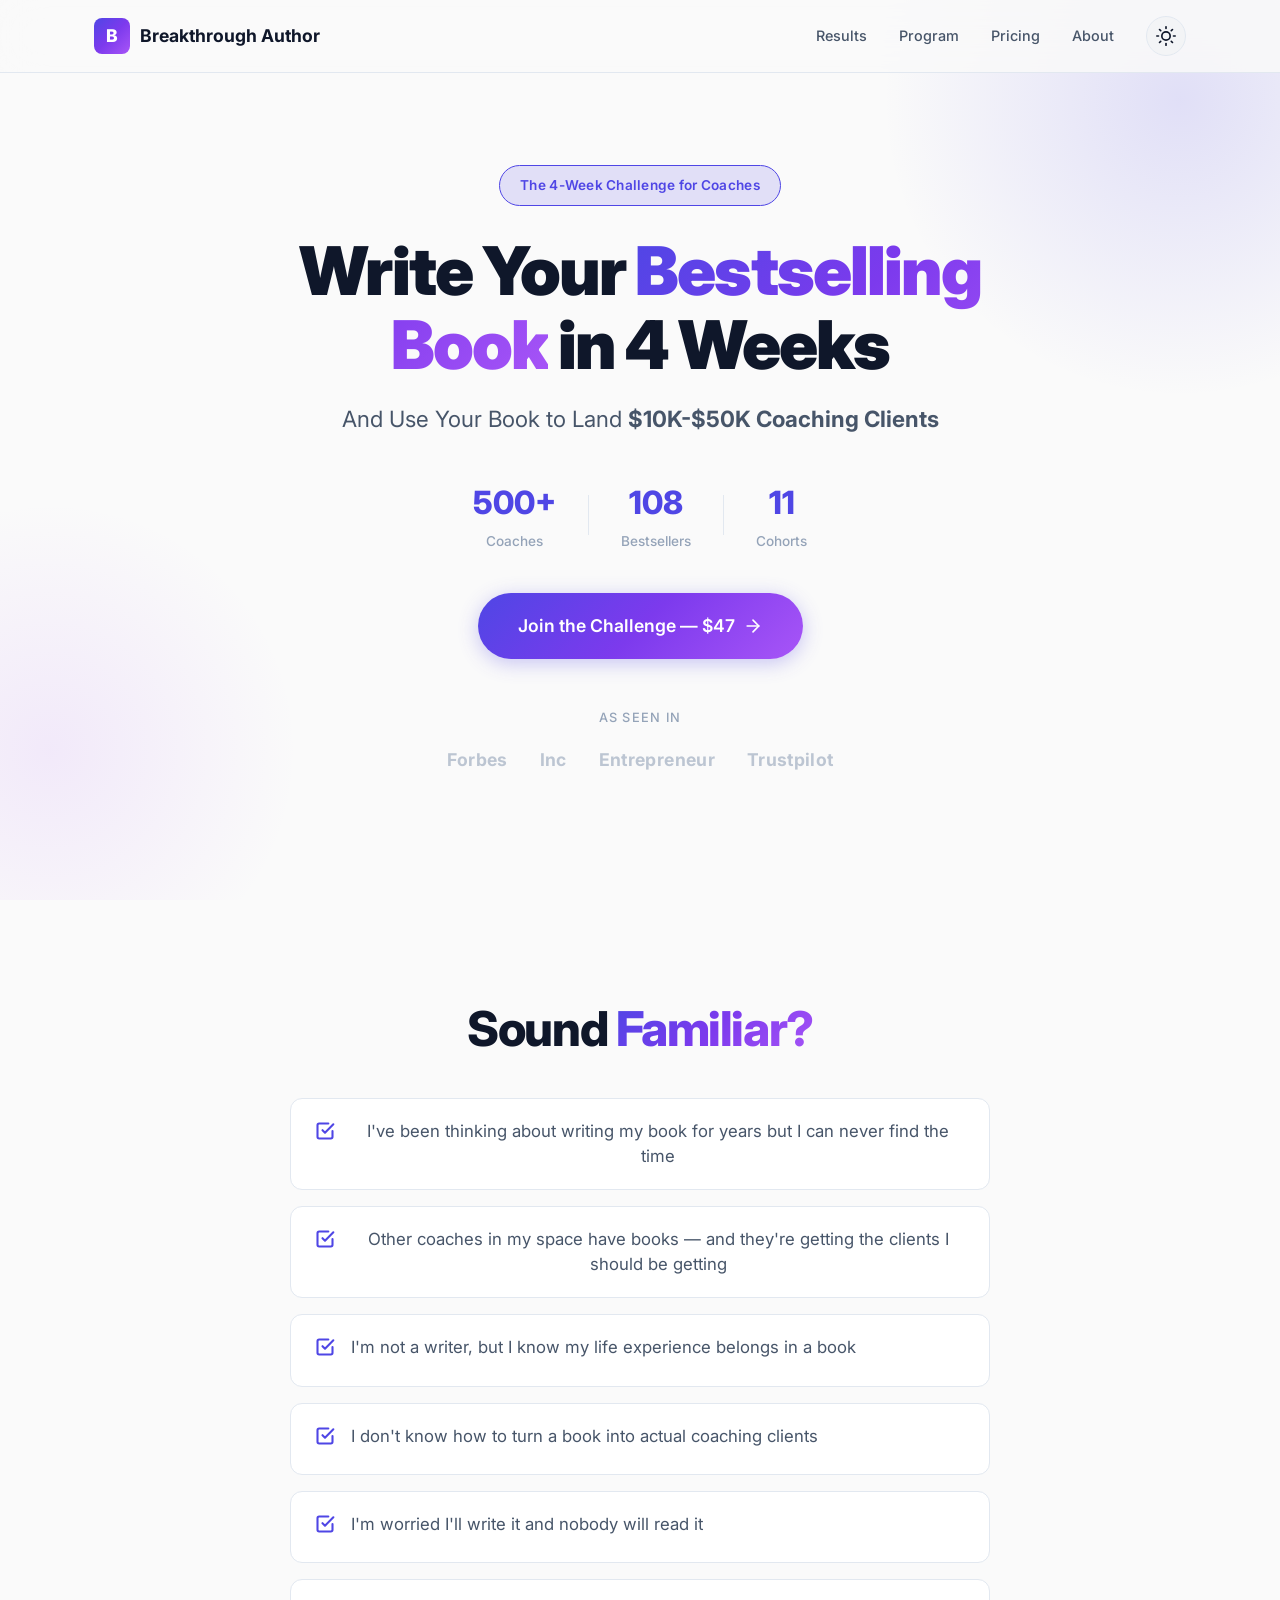
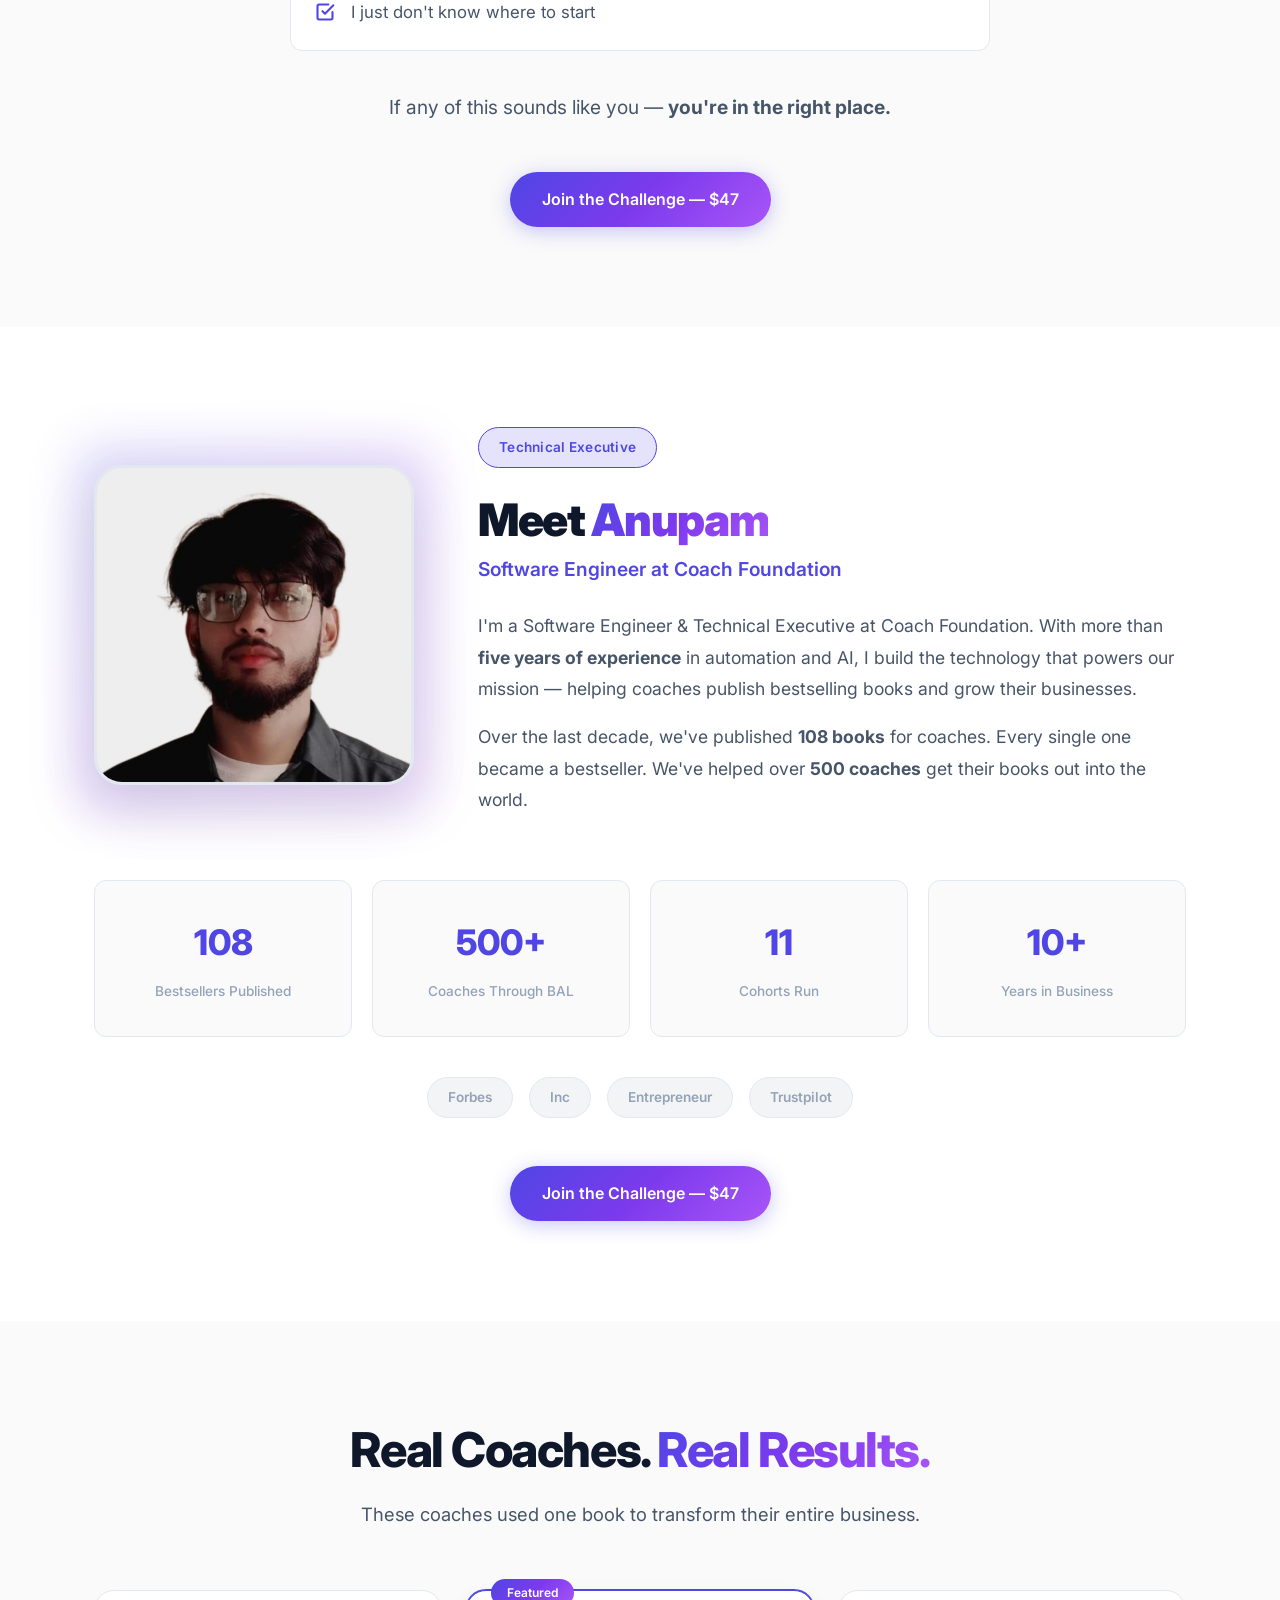
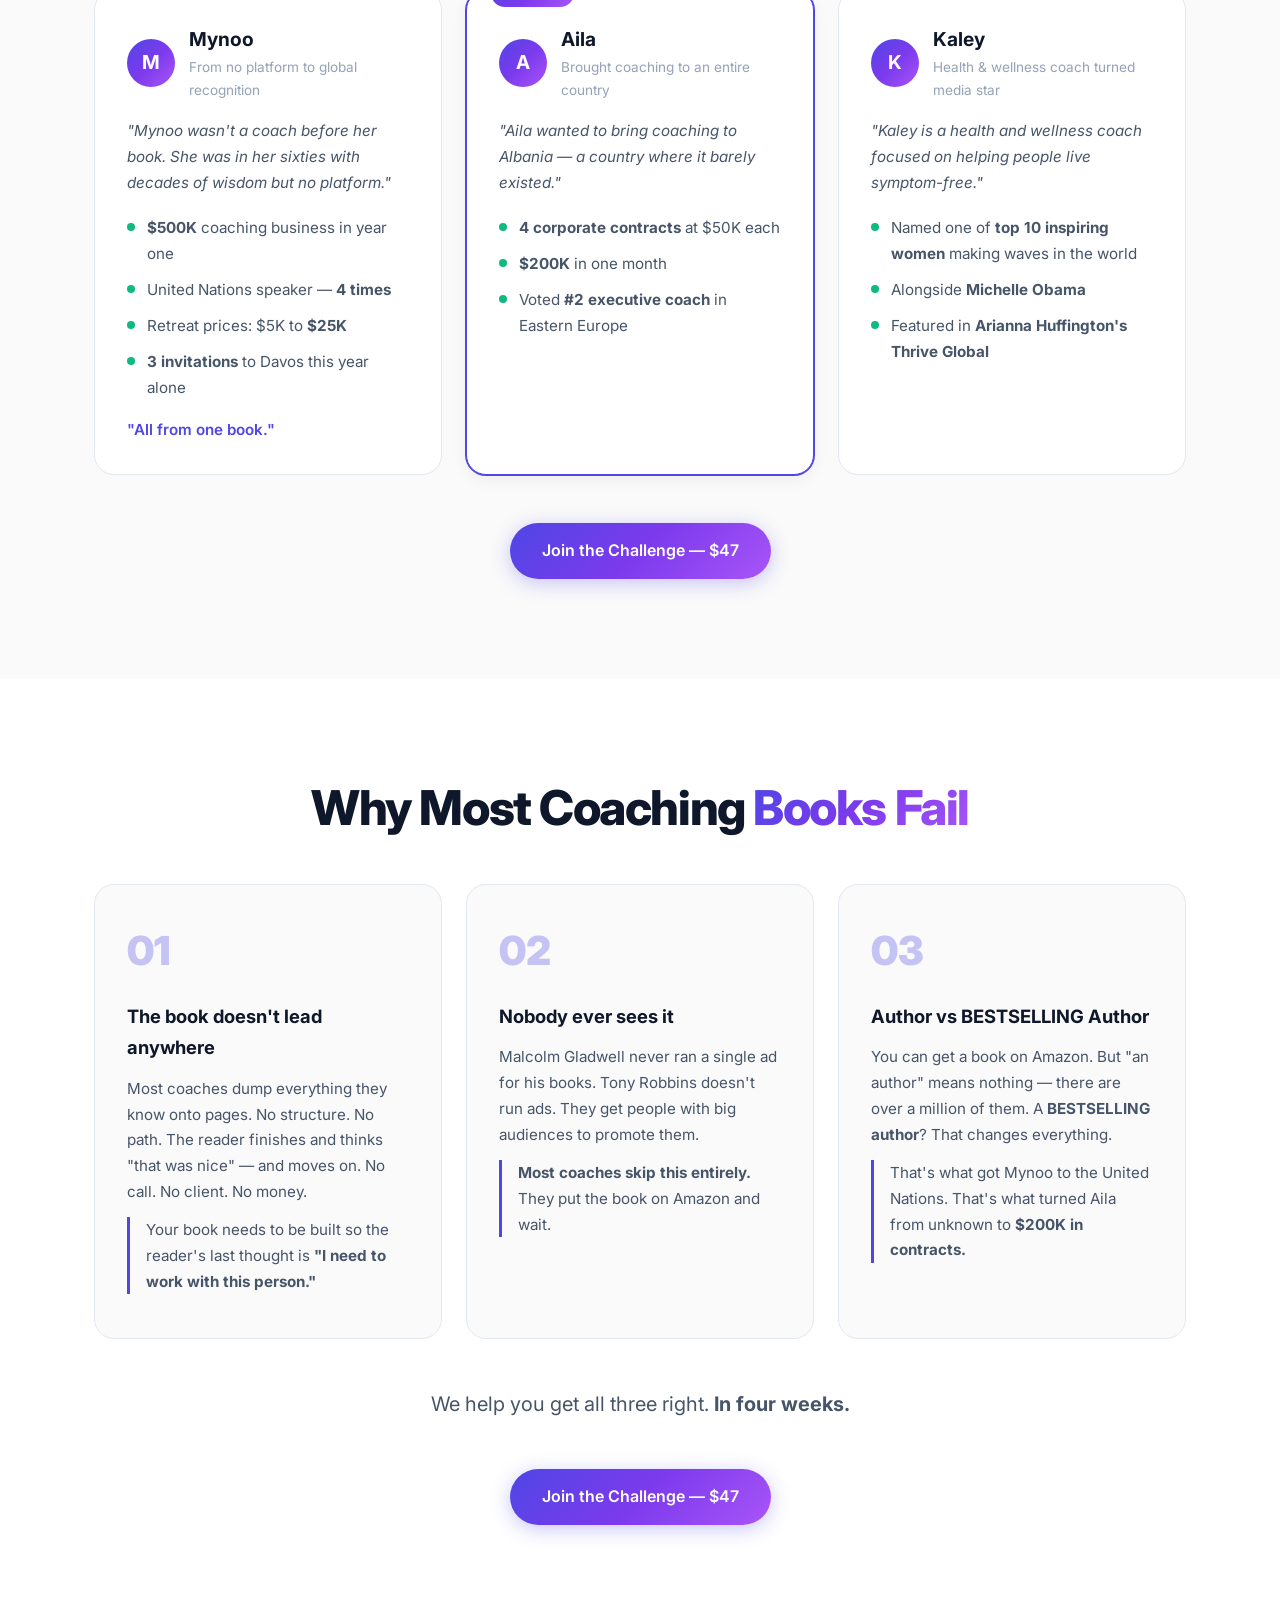
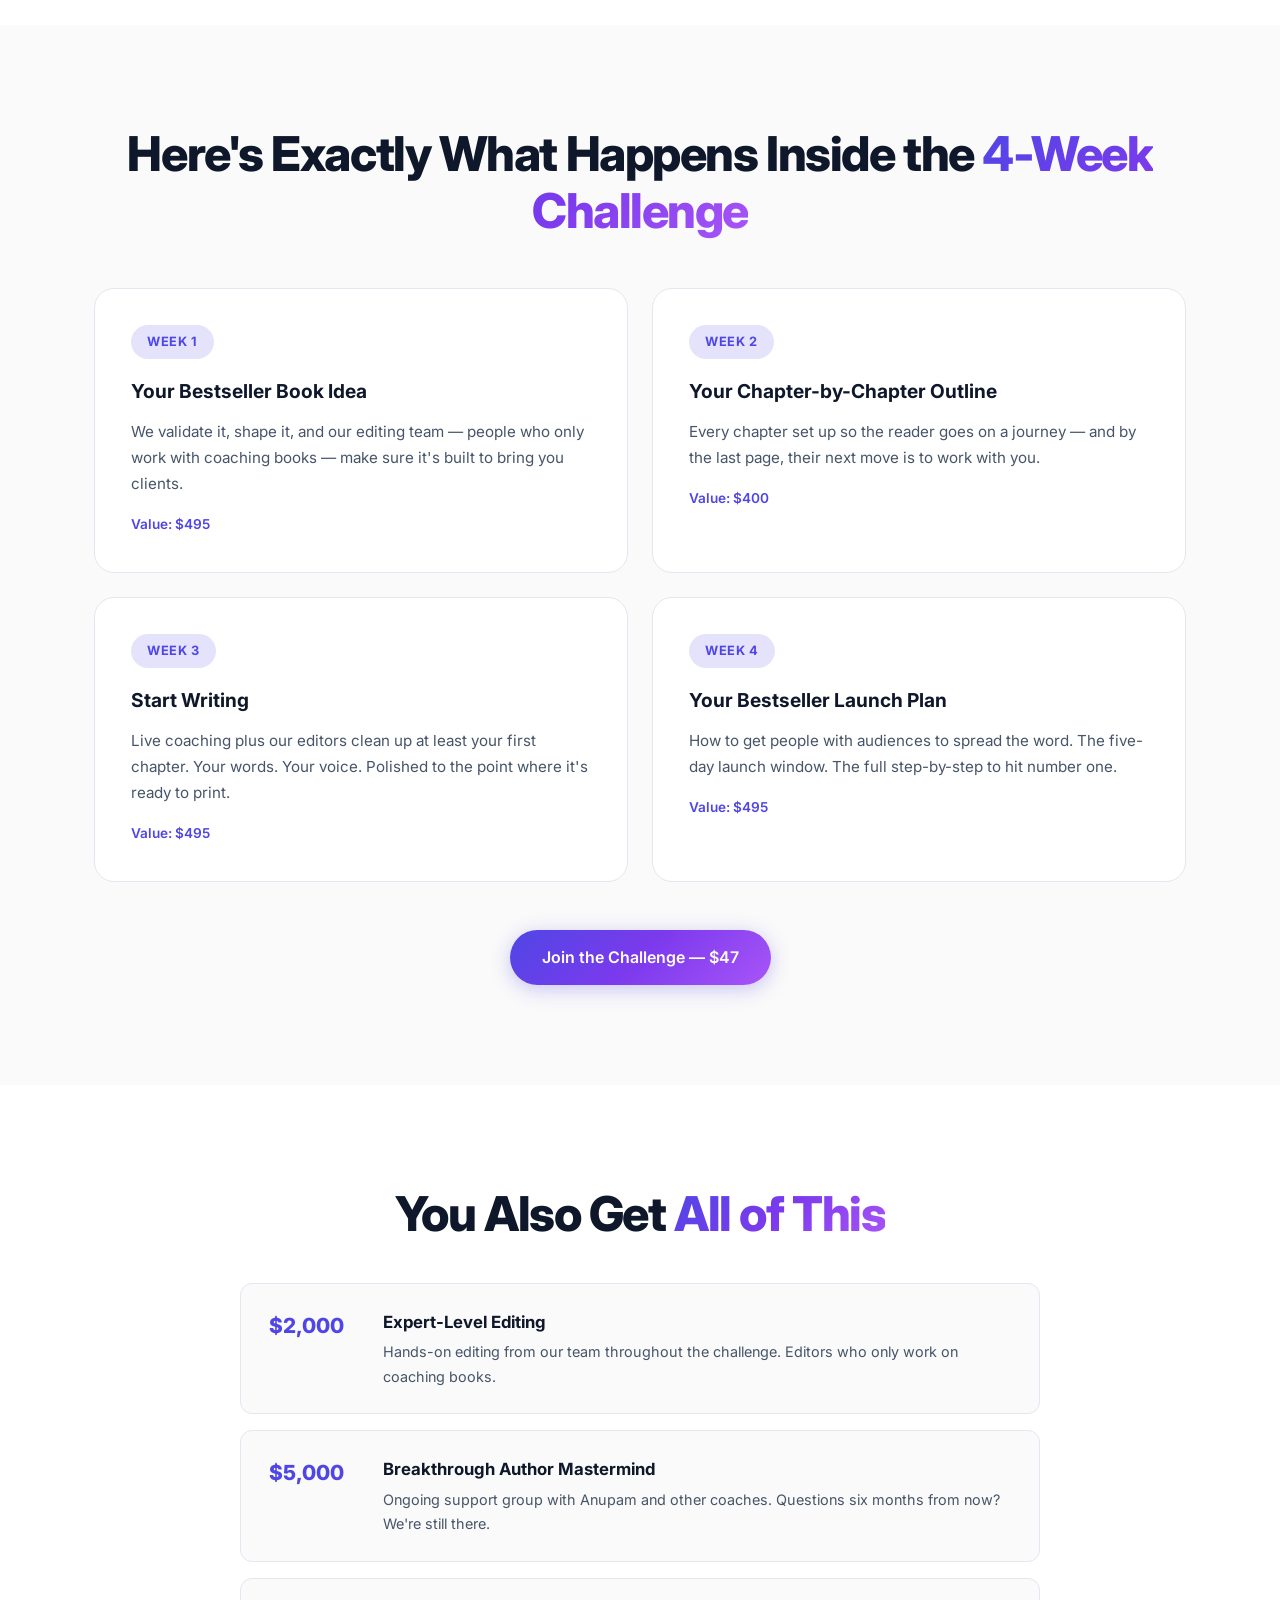
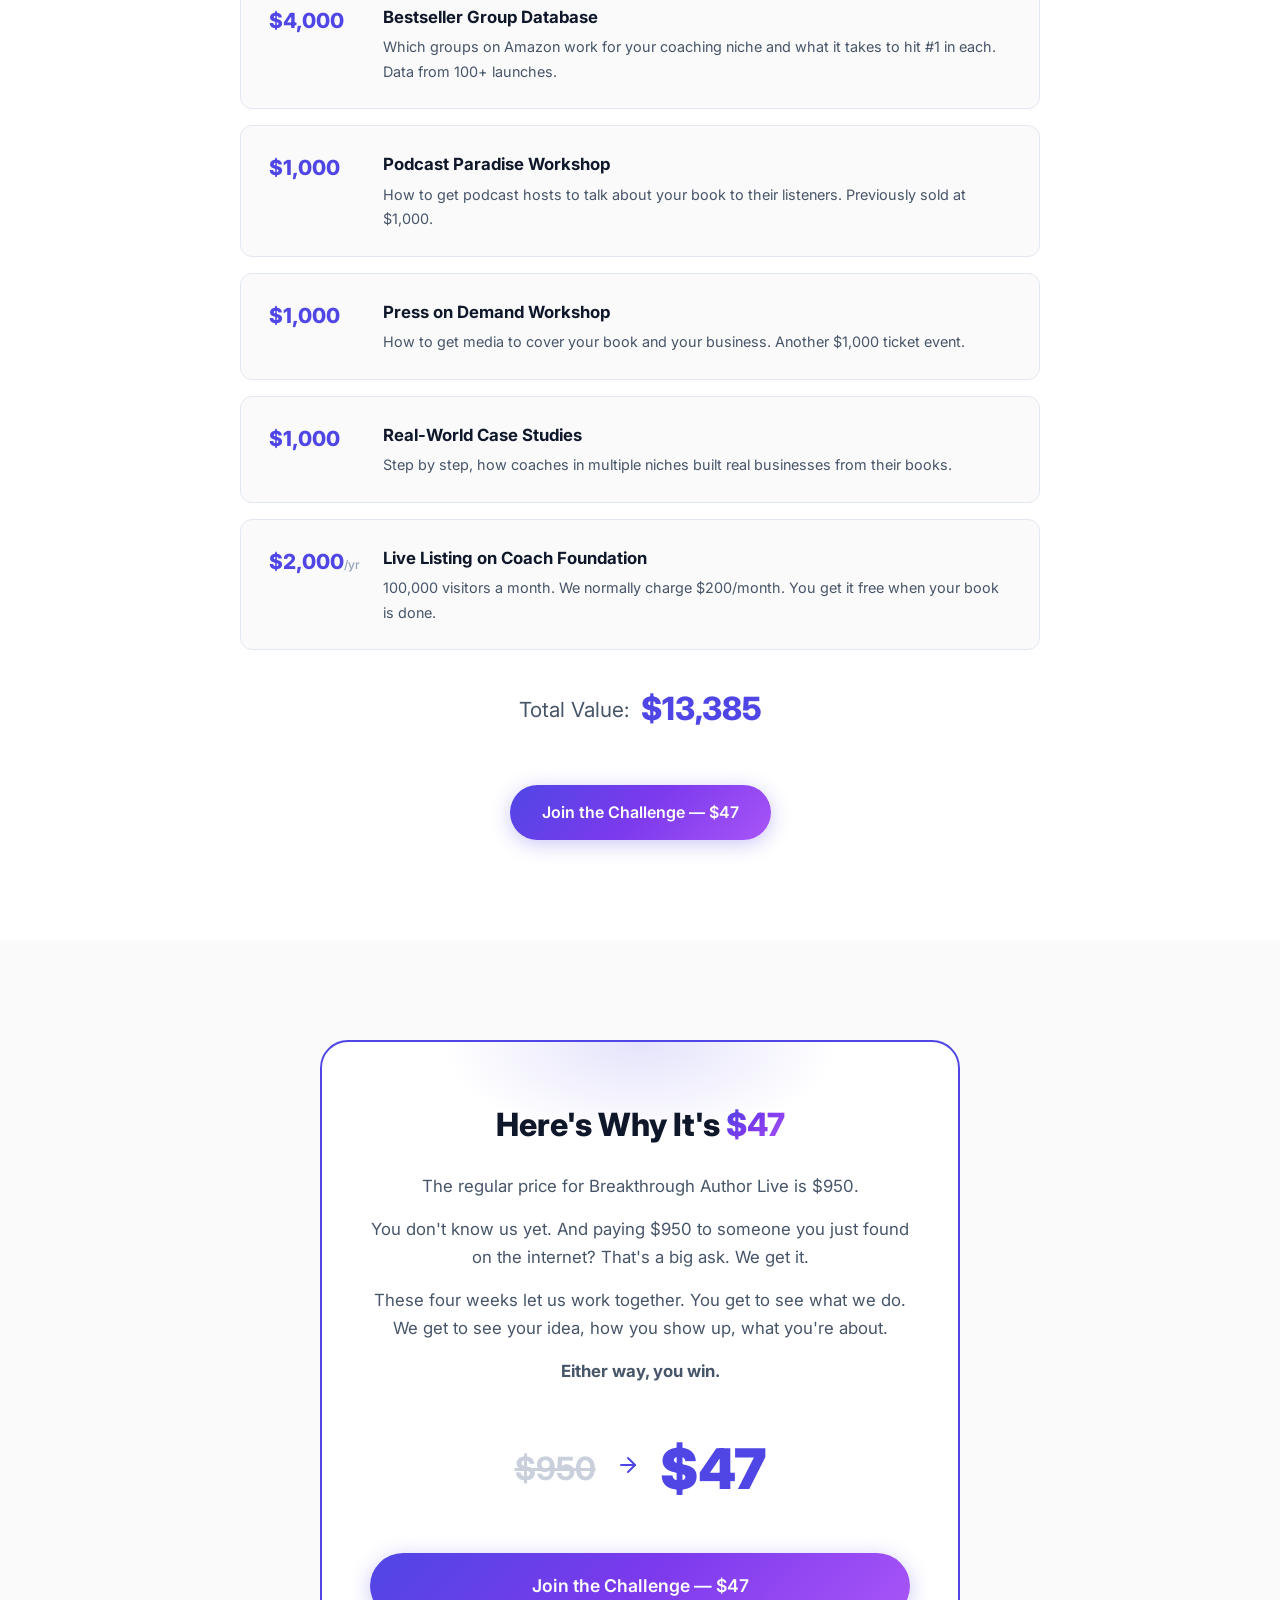
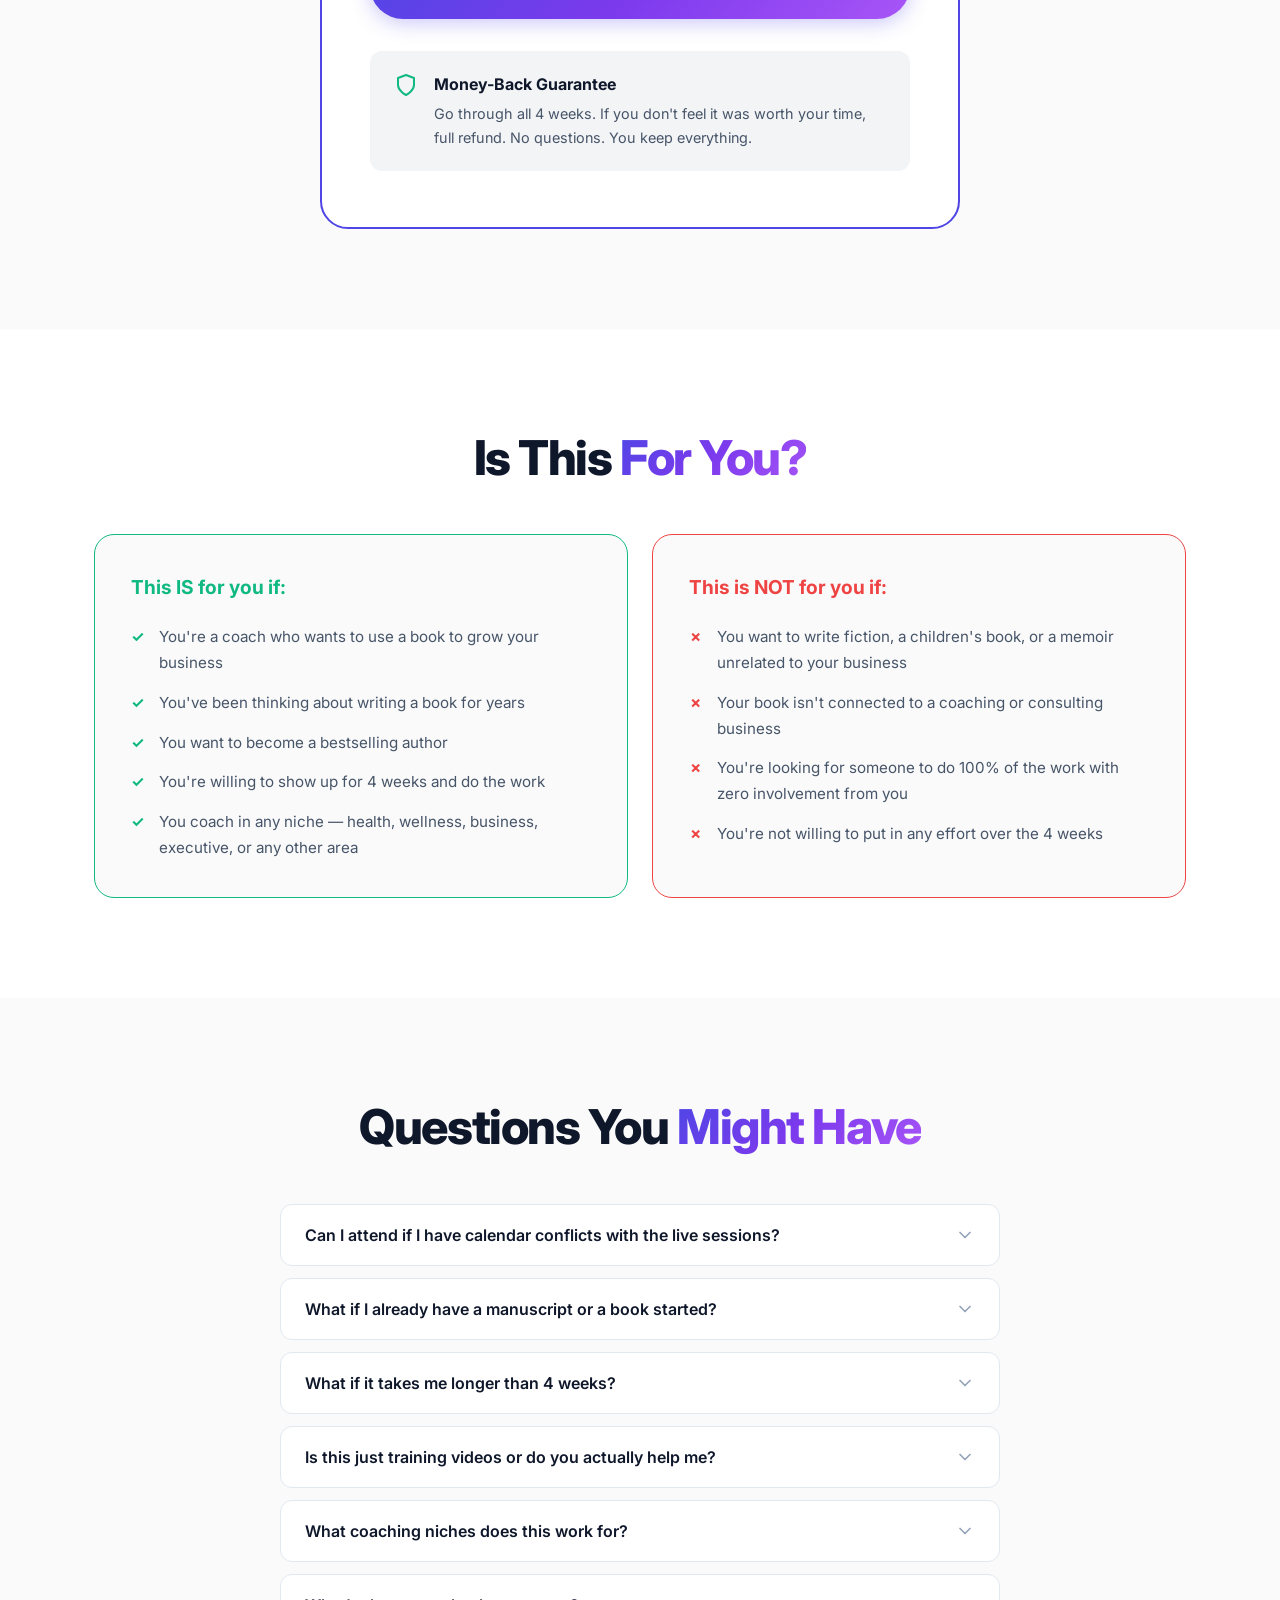
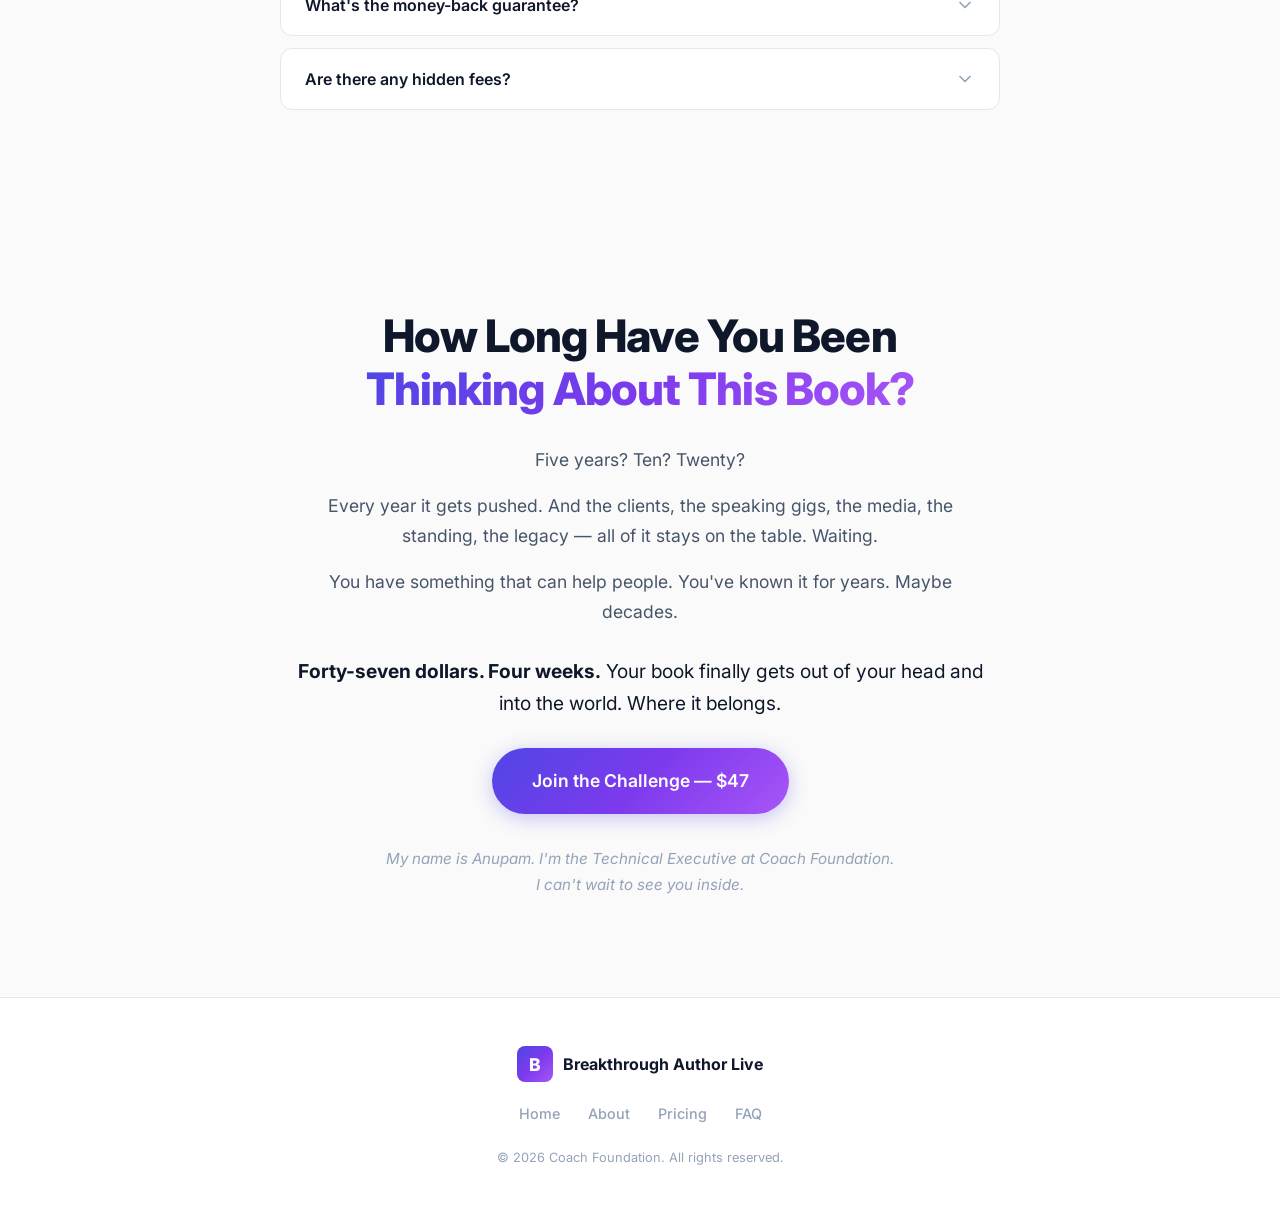
<file: index.html>
<!DOCTYPE html>
<html lang="en" data-theme="light">
<head>
  <meta charset="UTF-8">
  <meta name="viewport" content="width=device-width, initial-scale=1.0">
  <title>Breakthrough Author Live — Write Your Bestselling Book in 4 Weeks</title>
  <meta name="description" content="Write Your Bestselling Book in 4 Weeks and Use Your Book to Land $10K-$50K Coaching Clients. Join 500+ coaches who've done it.">
  <link rel="preconnect" href="https://fonts.googleapis.com">
  <link rel="preconnect" href="https://fonts.gstatic.com" crossorigin>
  <link href="https://fonts.googleapis.com/css2?family=Inter:wght@300;400;500;600;700;800;900&family=Playfair+Display:ital,wght@0,700;1,700&display=swap" rel="stylesheet">
  <link rel="stylesheet" href="css/style.css">
</head>
<body>
  <!-- Navigation -->
  <nav class="navbar" id="navbar">
    <div class="container nav-container">
      <a href="index.html" class="nav-logo">
        <span class="logo-icon">B</span>
        <span>Breakthrough Author</span>
      </a>
      <div class="nav-links">
        <a href="#proof">Results</a>
        <a href="#program">Program</a>
        <a href="#pricing">Pricing</a>
        <a href="about.html">About</a>
        <button class="theme-toggle" id="themeToggle" aria-label="Toggle dark/light mode">
          <svg class="sun-icon" xmlns="http://www.w3.org/2000/svg" width="20" height="20" viewBox="0 0 24 24" fill="none" stroke="currentColor" stroke-width="2" stroke-linecap="round" stroke-linejoin="round"><circle cx="12" cy="12" r="5"/><line x1="12" y1="1" x2="12" y2="3"/><line x1="12" y1="21" x2="12" y2="23"/><line x1="4.22" y1="4.22" x2="5.64" y2="5.64"/><line x1="18.36" y1="18.36" x2="19.78" y2="19.78"/><line x1="1" y1="12" x2="3" y2="12"/><line x1="21" y1="12" x2="23" y2="12"/><line x1="4.22" y1="19.78" x2="5.64" y2="18.36"/><line x1="18.36" y1="5.64" x2="19.78" y2="4.22"/></svg>
          <svg class="moon-icon" xmlns="http://www.w3.org/2000/svg" width="20" height="20" viewBox="0 0 24 24" fill="none" stroke="currentColor" stroke-width="2" stroke-linecap="round" stroke-linejoin="round"><path d="M21 12.79A9 9 0 1 1 11.21 3 7 7 0 0 0 21 12.79z"/></svg>
        </button>
      </div>
      <button class="mobile-menu-btn" id="mobileMenuBtn" aria-label="Toggle menu">
        <span></span><span></span><span></span>
      </button>
    </div>
  </nav>

  <!-- Mobile Menu -->
  <div class="mobile-menu" id="mobileMenu">
    <a href="#proof">Results</a>
    <a href="#program">Program</a>
    <a href="#pricing">Pricing</a>
    <a href="about.html">About</a>
    <button class="theme-toggle mobile-theme" id="themeToggleMobile" aria-label="Toggle dark/light mode">
      <svg class="sun-icon" xmlns="http://www.w3.org/2000/svg" width="20" height="20" viewBox="0 0 24 24" fill="none" stroke="currentColor" stroke-width="2" stroke-linecap="round" stroke-linejoin="round"><circle cx="12" cy="12" r="5"/><line x1="12" y1="1" x2="12" y2="3"/><line x1="12" y1="21" x2="12" y2="23"/><line x1="4.22" y1="4.22" x2="5.64" y2="5.64"/><line x1="18.36" y1="18.36" x2="19.78" y2="19.78"/><line x1="1" y1="12" x2="3" y2="12"/><line x1="21" y1="12" x2="23" y2="12"/><line x1="4.22" y1="19.78" x2="5.64" y2="18.36"/><line x1="18.36" y1="5.64" x2="19.78" y2="4.22"/></svg>
      <svg class="moon-icon" xmlns="http://www.w3.org/2000/svg" width="20" height="20" viewBox="0 0 24 24" fill="none" stroke="currentColor" stroke-width="2" stroke-linecap="round" stroke-linejoin="round"><path d="M21 12.79A9 9 0 1 1 11.21 3 7 7 0 0 0 21 12.79z"/></svg>
      <span>Toggle Theme</span>
    </button>
  </div>

  <!-- SECTION 1: HERO -->
  <section class="hero" id="hero">
    <div class="hero-glow"></div>
    <div class="hero-glow-2"></div>
    <div class="container">
      <div class="hero-content fade-up">
        <div class="hero-badge">The 4-Week Challenge for Coaches</div>
        <h1>Write Your <span class="gradient-text">Bestselling Book</span> in 4 Weeks</h1>
        <p class="hero-subtitle">And Use Your Book to Land <strong>$10K-$50K Coaching Clients</strong></p>
        <div class="hero-stats">
          <div class="stat">
            <span class="stat-number">500+</span>
            <span class="stat-label">Coaches</span>
          </div>
          <div class="stat-divider"></div>
          <div class="stat">
            <span class="stat-number">108</span>
            <span class="stat-label">Bestsellers</span>
          </div>
          <div class="stat-divider"></div>
          <div class="stat">
            <span class="stat-number">11</span>
            <span class="stat-label">Cohorts</span>
          </div>
        </div>
        <a href="#pricing" class="btn btn-primary btn-lg pulse-btn">
          Join the Challenge — $47
          <svg xmlns="http://www.w3.org/2000/svg" width="20" height="20" viewBox="0 0 24 24" fill="none" stroke="currentColor" stroke-width="2" stroke-linecap="round" stroke-linejoin="round"><line x1="5" y1="12" x2="19" y2="12"/><polyline points="12 5 19 12 12 19"/></svg>
        </a>
        <div class="trust-bar">
          <span>As seen in</span>
          <div class="trust-logos">
            <span class="trust-logo">Forbes</span>
            <span class="trust-logo">Inc</span>
            <span class="trust-logo">Entrepreneur</span>
            <span class="trust-logo">Trustpilot</span>
          </div>
        </div>
      </div>
    </div>
  </section>

  <!-- SECTION 2: SOUND FAMILIAR -->
  <section class="section sound-familiar" id="familiar">
    <div class="container">
      <div class="section-content fade-up">
        <h2 class="section-title">Sound <span class="gradient-text">Familiar?</span></h2>
        <div class="familiar-grid">
          <div class="familiar-item">
            <div class="check-icon">
              <svg xmlns="http://www.w3.org/2000/svg" width="20" height="20" viewBox="0 0 24 24" fill="none" stroke="currentColor" stroke-width="2.5" stroke-linecap="round" stroke-linejoin="round"><polyline points="9 11 12 14 22 4"/><path d="M21 12v7a2 2 0 0 1-2 2H5a2 2 0 0 1-2-2V5a2 2 0 0 1 2-2h11"/></svg>
            </div>
            <p>I've been thinking about writing my book for years but I can never find the time</p>
          </div>
          <div class="familiar-item">
            <div class="check-icon">
              <svg xmlns="http://www.w3.org/2000/svg" width="20" height="20" viewBox="0 0 24 24" fill="none" stroke="currentColor" stroke-width="2.5" stroke-linecap="round" stroke-linejoin="round"><polyline points="9 11 12 14 22 4"/><path d="M21 12v7a2 2 0 0 1-2 2H5a2 2 0 0 1-2-2V5a2 2 0 0 1 2-2h11"/></svg>
            </div>
            <p>Other coaches in my space have books — and they're getting the clients I should be getting</p>
          </div>
          <div class="familiar-item">
            <div class="check-icon">
              <svg xmlns="http://www.w3.org/2000/svg" width="20" height="20" viewBox="0 0 24 24" fill="none" stroke="currentColor" stroke-width="2.5" stroke-linecap="round" stroke-linejoin="round"><polyline points="9 11 12 14 22 4"/><path d="M21 12v7a2 2 0 0 1-2 2H5a2 2 0 0 1-2-2V5a2 2 0 0 1 2-2h11"/></svg>
            </div>
            <p>I'm not a writer, but I know my life experience belongs in a book</p>
          </div>
          <div class="familiar-item">
            <div class="check-icon">
              <svg xmlns="http://www.w3.org/2000/svg" width="20" height="20" viewBox="0 0 24 24" fill="none" stroke="currentColor" stroke-width="2.5" stroke-linecap="round" stroke-linejoin="round"><polyline points="9 11 12 14 22 4"/><path d="M21 12v7a2 2 0 0 1-2 2H5a2 2 0 0 1-2-2V5a2 2 0 0 1 2-2h11"/></svg>
            </div>
            <p>I don't know how to turn a book into actual coaching clients</p>
          </div>
          <div class="familiar-item">
            <div class="check-icon">
              <svg xmlns="http://www.w3.org/2000/svg" width="20" height="20" viewBox="0 0 24 24" fill="none" stroke="currentColor" stroke-width="2.5" stroke-linecap="round" stroke-linejoin="round"><polyline points="9 11 12 14 22 4"/><path d="M21 12v7a2 2 0 0 1-2 2H5a2 2 0 0 1-2-2V5a2 2 0 0 1 2-2h11"/></svg>
            </div>
            <p>I'm worried I'll write it and nobody will read it</p>
          </div>
          <div class="familiar-item">
            <div class="check-icon">
              <svg xmlns="http://www.w3.org/2000/svg" width="20" height="20" viewBox="0 0 24 24" fill="none" stroke="currentColor" stroke-width="2.5" stroke-linecap="round" stroke-linejoin="round"><polyline points="9 11 12 14 22 4"/><path d="M21 12v7a2 2 0 0 1-2 2H5a2 2 0 0 1-2-2V5a2 2 0 0 1 2-2h11"/></svg>
            </div>
            <p>I just don't know where to start</p>
          </div>
        </div>
        <p class="familiar-closing">If any of this sounds like you — <strong>you're in the right place.</strong></p>
        <div class="center-cta">
          <a href="#pricing" class="btn btn-primary">Join the Challenge — $47</a>
        </div>
      </div>
    </div>
  </section>

  <!-- SECTION 3: CREDIBILITY -->
  <section class="section credibility" id="credibility">
    <div class="container">
      <div class="credibility-content fade-up">
        <div class="about-content">
          <div class="about-photo-wrapper">
            <div class="about-photo-glow"></div>
            <img src="assets/anupam.jpg" alt="Anupam — Software Engineer & Technical Executive" class="about-photo">
          </div>
          <div class="about-text">
            <div class="hero-badge">Technical Executive</div>
            <h2 class="about-heading">Meet <span class="gradient-text">Anupam</span></h2>
            <p class="about-role">Software Engineer at Coach Foundation</p>
            <p class="about-bio">I'm a Software Engineer & Technical Executive at Coach Foundation. With more than <strong>five years of experience</strong> in automation and AI, I build the technology that powers our mission — helping coaches publish bestselling books and grow their businesses.</p>
            <p class="about-bio">Over the last decade, we've published <strong>108 books</strong> for coaches. Every single one became a bestseller. We've helped over <strong>500 coaches</strong> get their books out into the world.</p>
          </div>
        </div>
        <div class="stats-grid">
          <div class="stat-card">
            <span class="stat-card-number">108</span>
            <span class="stat-card-label">Bestsellers Published</span>
          </div>
          <div class="stat-card">
            <span class="stat-card-number">500+</span>
            <span class="stat-card-label">Coaches Through BAL</span>
          </div>
          <div class="stat-card">
            <span class="stat-card-number">11</span>
            <span class="stat-card-label">Cohorts Run</span>
          </div>
          <div class="stat-card">
            <span class="stat-card-number">10+</span>
            <span class="stat-card-label">Years in Business</span>
          </div>
        </div>
        <div class="trust-badges">
          <span class="badge">Forbes</span>
          <span class="badge">Inc</span>
          <span class="badge">Entrepreneur</span>
          <span class="badge">Trustpilot</span>
        </div>
        <div class="center-cta">
          <a href="#pricing" class="btn btn-primary">Join the Challenge — $47</a>
        </div>
      </div>
    </div>
  </section>

  <!-- SECTION 4: CASE STUDIES -->
  <section class="section case-studies" id="proof">
    <div class="container">
      <h2 class="section-title fade-up">Real Coaches. <span class="gradient-text">Real Results.</span></h2>
      <p class="section-subtitle fade-up">These coaches used one book to transform their entire business.</p>
      <div class="cases-grid">
        <div class="case-card fade-up">
          <div class="case-header">
            <div class="case-avatar">M</div>
            <div>
              <h3>Mynoo</h3>
              <p class="case-tagline">From no platform to global recognition</p>
            </div>
          </div>
          <p class="case-story">"Mynoo wasn't a coach before her book. She was in her sixties with decades of wisdom but no platform."</p>
          <ul class="case-results">
            <li><strong>$500K</strong> coaching business in year one</li>
            <li>United Nations speaker — <strong>4 times</strong></li>
            <li>Retreat prices: $5K to <strong>$25K</strong></li>
            <li><strong>3 invitations</strong> to Davos this year alone</li>
          </ul>
          <p class="case-quote">"All from one book."</p>
        </div>
        <div class="case-card featured fade-up">
          <div class="case-header">
            <div class="case-avatar">A</div>
            <div>
              <h3>Aila</h3>
              <p class="case-tagline">Brought coaching to an entire country</p>
            </div>
          </div>
          <p class="case-story">"Aila wanted to bring coaching to Albania — a country where it barely existed."</p>
          <ul class="case-results">
            <li><strong>4 corporate contracts</strong> at $50K each</li>
            <li><strong>$200K</strong> in one month</li>
            <li>Voted <strong>#2 executive coach</strong> in Eastern Europe</li>
          </ul>
        </div>
        <div class="case-card fade-up">
          <div class="case-header">
            <div class="case-avatar">K</div>
            <div>
              <h3>Kaley</h3>
              <p class="case-tagline">Health & wellness coach turned media star</p>
            </div>
          </div>
          <p class="case-story">"Kaley is a health and wellness coach focused on helping people live symptom-free."</p>
          <ul class="case-results">
            <li>Named one of <strong>top 10 inspiring women</strong> making waves in the world</li>
            <li>Alongside <strong>Michelle Obama</strong></li>
            <li>Featured in <strong>Arianna Huffington's Thrive Global</strong></li>
          </ul>
        </div>
      </div>
      <div class="center-cta fade-up">
        <a href="#pricing" class="btn btn-primary">Join the Challenge — $47</a>
      </div>
    </div>
  </section>

  <!-- SECTION 5: WHERE COACHES GET IT WRONG -->
  <section class="section mistakes" id="mistakes">
    <div class="container">
      <h2 class="section-title fade-up">Why Most Coaching <span class="gradient-text">Books Fail</span></h2>
      <div class="mistakes-grid">
        <div class="mistake-card fade-up">
          <div class="mistake-icon">01</div>
          <h3>The book doesn't lead anywhere</h3>
          <p>Most coaches dump everything they know onto pages. No structure. No path. The reader finishes and thinks "that was nice" — and moves on. No call. No client. No money.</p>
          <p class="mistake-fix">Your book needs to be built so the reader's last thought is <strong>"I need to work with this person."</strong></p>
        </div>
        <div class="mistake-card fade-up">
          <div class="mistake-icon">02</div>
          <h3>Nobody ever sees it</h3>
          <p>Malcolm Gladwell never ran a single ad for his books. Tony Robbins doesn't run ads. They get people with big audiences to promote them.</p>
          <p class="mistake-fix"><strong>Most coaches skip this entirely.</strong> They put the book on Amazon and wait.</p>
        </div>
        <div class="mistake-card fade-up">
          <div class="mistake-icon">03</div>
          <h3>Author vs BESTSELLING Author</h3>
          <p>You can get a book on Amazon. But "an author" means nothing — there are over a million of them. A <strong>BESTSELLING author</strong>? That changes everything.</p>
          <p class="mistake-fix">That's what got Mynoo to the United Nations. That's what turned Aila from unknown to <strong>$200K in contracts.</strong></p>
        </div>
      </div>
      <p class="section-closing fade-up">We help you get all three right. <strong>In four weeks.</strong></p>
      <div class="center-cta fade-up">
        <a href="#pricing" class="btn btn-primary">Join the Challenge — $47</a>
      </div>
    </div>
  </section>

  <!-- SECTION 6: PROGRAM -->
  <section class="section program" id="program">
    <div class="container">
      <h2 class="section-title fade-up">Here's Exactly What Happens Inside the <span class="gradient-text">4-Week Challenge</span></h2>
      <div class="weeks-grid">
        <div class="week-card fade-up">
          <div class="week-number">Week 1</div>
          <h3>Your Bestseller Book Idea</h3>
          <p>We validate it, shape it, and our editing team — people who only work with coaching books — make sure it's built to bring you clients.</p>
          <div class="week-value">Value: $495</div>
        </div>
        <div class="week-card fade-up">
          <div class="week-number">Week 2</div>
          <h3>Your Chapter-by-Chapter Outline</h3>
          <p>Every chapter set up so the reader goes on a journey — and by the last page, their next move is to work with you.</p>
          <div class="week-value">Value: $400</div>
        </div>
        <div class="week-card fade-up">
          <div class="week-number">Week 3</div>
          <h3>Start Writing</h3>
          <p>Live coaching plus our editors clean up at least your first chapter. Your words. Your voice. Polished to the point where it's ready to print.</p>
          <div class="week-value">Value: $495</div>
        </div>
        <div class="week-card fade-up">
          <div class="week-number">Week 4</div>
          <h3>Your Bestseller Launch Plan</h3>
          <p>How to get people with audiences to spread the word. The five-day launch window. The full step-by-step to hit number one.</p>
          <div class="week-value">Value: $495</div>
        </div>
      </div>
      <div class="center-cta fade-up">
        <a href="#pricing" class="btn btn-primary">Join the Challenge — $47</a>
      </div>
    </div>
  </section>

  <!-- SECTION 7: BONUS STACK -->
  <section class="section bonuses" id="bonuses">
    <div class="container">
      <h2 class="section-title fade-up">You Also Get <span class="gradient-text">All of This</span></h2>
      <div class="bonus-list">
        <div class="bonus-item fade-up">
          <div class="bonus-value">$2,000</div>
          <div class="bonus-info">
            <h3>Expert-Level Editing</h3>
            <p>Hands-on editing from our team throughout the challenge. Editors who only work on coaching books.</p>
          </div>
        </div>
        <div class="bonus-item fade-up">
          <div class="bonus-value">$5,000</div>
          <div class="bonus-info">
            <h3>Breakthrough Author Mastermind</h3>
            <p>Ongoing support group with Anupam and other coaches. Questions six months from now? We're still there.</p>
          </div>
        </div>
        <div class="bonus-item fade-up">
          <div class="bonus-value">$4,000</div>
          <div class="bonus-info">
            <h3>Bestseller Group Database</h3>
            <p>Which groups on Amazon work for your coaching niche and what it takes to hit #1 in each. Data from 100+ launches.</p>
          </div>
        </div>
        <div class="bonus-item fade-up">
          <div class="bonus-value">$1,000</div>
          <div class="bonus-info">
            <h3>Podcast Paradise Workshop</h3>
            <p>How to get podcast hosts to talk about your book to their listeners. Previously sold at $1,000.</p>
          </div>
        </div>
        <div class="bonus-item fade-up">
          <div class="bonus-value">$1,000</div>
          <div class="bonus-info">
            <h3>Press on Demand Workshop</h3>
            <p>How to get media to cover your book and your business. Another $1,000 ticket event.</p>
          </div>
        </div>
        <div class="bonus-item fade-up">
          <div class="bonus-value">$1,000</div>
          <div class="bonus-info">
            <h3>Real-World Case Studies</h3>
            <p>Step by step, how coaches in multiple niches built real businesses from their books.</p>
          </div>
        </div>
        <div class="bonus-item fade-up">
          <div class="bonus-value">$2,000<span>/yr</span></div>
          <div class="bonus-info">
            <h3>Live Listing on Coach Foundation</h3>
            <p>100,000 visitors a month. We normally charge $200/month. You get it free when your book is done.</p>
          </div>
        </div>
      </div>
      <div class="total-value fade-up">
        <span>Total Value:</span>
        <span class="total-amount">$13,385</span>
      </div>
      <div class="center-cta fade-up">
        <a href="#pricing" class="btn btn-primary">Join the Challenge — $47</a>
      </div>
    </div>
  </section>

  <!-- SECTION 8: PRICING -->
  <section class="section pricing" id="pricing">
    <div class="container">
      <div class="pricing-card fade-up">
        <div class="pricing-glow"></div>
        <h2>Here's Why It's <span class="gradient-text">$47</span></h2>
        <p>The regular price for Breakthrough Author Live is $950.</p>
        <p>You don't know us yet. And paying $950 to someone you just found on the internet? That's a big ask. We get it.</p>
        <p>These four weeks let us work together. You get to see what we do. We get to see your idea, how you show up, what you're about.</p>
        <p><strong>Either way, you win.</strong></p>
        <div class="price-display">
          <span class="price-original">$950</span>
          <span class="price-arrow">
            <svg xmlns="http://www.w3.org/2000/svg" width="24" height="24" viewBox="0 0 24 24" fill="none" stroke="currentColor" stroke-width="2" stroke-linecap="round" stroke-linejoin="round"><line x1="5" y1="12" x2="19" y2="12"/><polyline points="12 5 19 12 12 19"/></svg>
          </span>
          <span class="price-final">$47</span>
        </div>
        <a href="#" class="btn btn-primary btn-lg btn-full pulse-btn">Join the Challenge — $47</a>
        <div class="guarantee">
          <svg xmlns="http://www.w3.org/2000/svg" width="24" height="24" viewBox="0 0 24 24" fill="none" stroke="currentColor" stroke-width="2" stroke-linecap="round" stroke-linejoin="round"><path d="M12 22s8-4 8-10V5l-8-3-8 3v7c0 6 8 10 8 10z"/></svg>
          <div>
            <strong>Money-Back Guarantee</strong>
            <p>Go through all 4 weeks. If you don't feel it was worth your time, full refund. No questions. You keep everything.</p>
          </div>
        </div>
      </div>
    </div>
  </section>

  <!-- SECTION 9: WHO IS THIS FOR -->
  <section class="section who-for" id="who-for">
    <div class="container">
      <h2 class="section-title fade-up">Is This <span class="gradient-text">For You?</span></h2>
      <div class="for-grid fade-up">
        <div class="for-card for-yes">
          <h3>This IS for you if:</h3>
          <ul>
            <li>You're a coach who wants to use a book to grow your business</li>
            <li>You've been thinking about writing a book for years</li>
            <li>You want to become a bestselling author</li>
            <li>You're willing to show up for 4 weeks and do the work</li>
            <li>You coach in any niche — health, wellness, business, executive, or any other area</li>
          </ul>
        </div>
        <div class="for-card for-no">
          <h3>This is NOT for you if:</h3>
          <ul>
            <li>You want to write fiction, a children's book, or a memoir unrelated to your business</li>
            <li>Your book isn't connected to a coaching or consulting business</li>
            <li>You're looking for someone to do 100% of the work with zero involvement from you</li>
            <li>You're not willing to put in any effort over the 4 weeks</li>
          </ul>
        </div>
      </div>
    </div>
  </section>

  <!-- SECTION 10: FAQ -->
  <section class="section faq" id="faq">
    <div class="container">
      <h2 class="section-title fade-up">Questions You <span class="gradient-text">Might Have</span></h2>
      <div class="faq-list">
        <div class="faq-item fade-up">
          <button class="faq-question">
            <span>Can I attend if I have calendar conflicts with the live sessions?</span>
            <svg xmlns="http://www.w3.org/2000/svg" width="20" height="20" viewBox="0 0 24 24" fill="none" stroke="currentColor" stroke-width="2" stroke-linecap="round" stroke-linejoin="round"><polyline points="6 9 12 15 18 9"/></svg>
          </button>
          <div class="faq-answer">
            <p>Yes. We record every session and we support you outside of the live calls too. Many coaches go through the replays and still get everything done.</p>
          </div>
        </div>
        <div class="faq-item fade-up">
          <button class="faq-question">
            <span>What if I already have a manuscript or a book started?</span>
            <svg xmlns="http://www.w3.org/2000/svg" width="20" height="20" viewBox="0 0 24 24" fill="none" stroke="currentColor" stroke-width="2" stroke-linecap="round" stroke-linejoin="round"><polyline points="6 9 12 15 18 9"/></svg>
          </button>
          <div class="faq-answer">
            <p>Great. We'll refine what you have, structure it properly, and build your launch strategy. You're ahead of the game.</p>
          </div>
        </div>
        <div class="faq-item fade-up">
          <button class="faq-question">
            <span>What if it takes me longer than 4 weeks?</span>
            <svg xmlns="http://www.w3.org/2000/svg" width="20" height="20" viewBox="0 0 24 24" fill="none" stroke="currentColor" stroke-width="2" stroke-linecap="round" stroke-linejoin="round"><polyline points="6 9 12 15 18 9"/></svg>
          </button>
          <div class="faq-answer">
            <p>That's why the Mastermind stays open. Many coaches complete their entire book within 6 months. Some finish during the 4 weeks. Either way, we're there for you after.</p>
          </div>
        </div>
        <div class="faq-item fade-up">
          <button class="faq-question">
            <span>Is this just training videos or do you actually help me?</span>
            <svg xmlns="http://www.w3.org/2000/svg" width="20" height="20" viewBox="0 0 24 24" fill="none" stroke="currentColor" stroke-width="2" stroke-linecap="round" stroke-linejoin="round"><polyline points="6 9 12 15 18 9"/></svg>
          </button>
          <div class="faq-answer">
            <p>Our editing team actively works on your material. They review your book idea, your outline, and edit your first chapter. This is hands-on, not just information.</p>
          </div>
        </div>
        <div class="faq-item fade-up">
          <button class="faq-question">
            <span>What coaching niches does this work for?</span>
            <svg xmlns="http://www.w3.org/2000/svg" width="20" height="20" viewBox="0 0 24 24" fill="none" stroke="currentColor" stroke-width="2" stroke-linecap="round" stroke-linejoin="round"><polyline points="6 9 12 15 18 9"/></svg>
          </button>
          <div class="faq-answer">
            <p>All of them. We've published bestsellers across health, wellness, personal development, business, finance, relationships, executive coaching, and many others.</p>
          </div>
        </div>
        <div class="faq-item fade-up">
          <button class="faq-question">
            <span>What's the money-back guarantee?</span>
            <svg xmlns="http://www.w3.org/2000/svg" width="20" height="20" viewBox="0 0 24 24" fill="none" stroke="currentColor" stroke-width="2" stroke-linecap="round" stroke-linejoin="round"><polyline points="6 9 12 15 18 9"/></svg>
          </button>
          <div class="faq-answer">
            <p>Go through all 4 weeks. If you don't feel it was worth your time, we'll refund every penny. No questions asked. And you keep everything we've done for you.</p>
          </div>
        </div>
        <div class="faq-item fade-up">
          <button class="faq-question">
            <span>Are there any hidden fees?</span>
            <svg xmlns="http://www.w3.org/2000/svg" width="20" height="20" viewBox="0 0 24 24" fill="none" stroke="currentColor" stroke-width="2" stroke-linecap="round" stroke-linejoin="round"><polyline points="6 9 12 15 18 9"/></svg>
          </button>
          <div class="faq-answer">
            <p>None. $47 is the total investment for the challenge.</p>
          </div>
        </div>
      </div>
    </div>
  </section>

  <!-- SECTION 11: FINAL CTA -->
  <section class="section final-cta" id="final-cta">
    <div class="container">
      <div class="final-content fade-up">
        <h2>How Long Have You Been <span class="gradient-text">Thinking About This Book?</span></h2>
        <p class="final-text">Five years? Ten? Twenty?</p>
        <p class="final-text">Every year it gets pushed. And the clients, the speaking gigs, the media, the standing, the legacy — all of it stays on the table. Waiting.</p>
        <p class="final-text">You have something that can help people. You've known it for years. Maybe decades.</p>
        <p class="final-highlight"><strong>Forty-seven dollars. Four weeks.</strong> Your book finally gets out of your head and into the world. Where it belongs.</p>
        <a href="#" class="btn btn-primary btn-lg pulse-btn">Join the Challenge — $47</a>
        <p class="final-signature">My name is Anupam. I'm the Technical Executive at Coach Foundation.<br>I can't wait to see you inside.</p>
      </div>
    </div>
  </section>

  <!-- Footer -->
  <footer class="footer">
    <div class="container">
      <div class="footer-content">
        <div class="footer-brand">
          <span class="logo-icon">B</span>
          <span>Breakthrough Author Live</span>
        </div>
        <div class="footer-links">
          <a href="index.html">Home</a>
          <a href="about.html">About</a>
          <a href="#pricing">Pricing</a>
          <a href="#faq">FAQ</a>
        </div>
        <p class="footer-copy">&copy; 2026 Coach Foundation. All rights reserved.</p>
      </div>
    </div>
  </footer>

  <script src="js/main.js"></script>
</body>
</html>
</file>
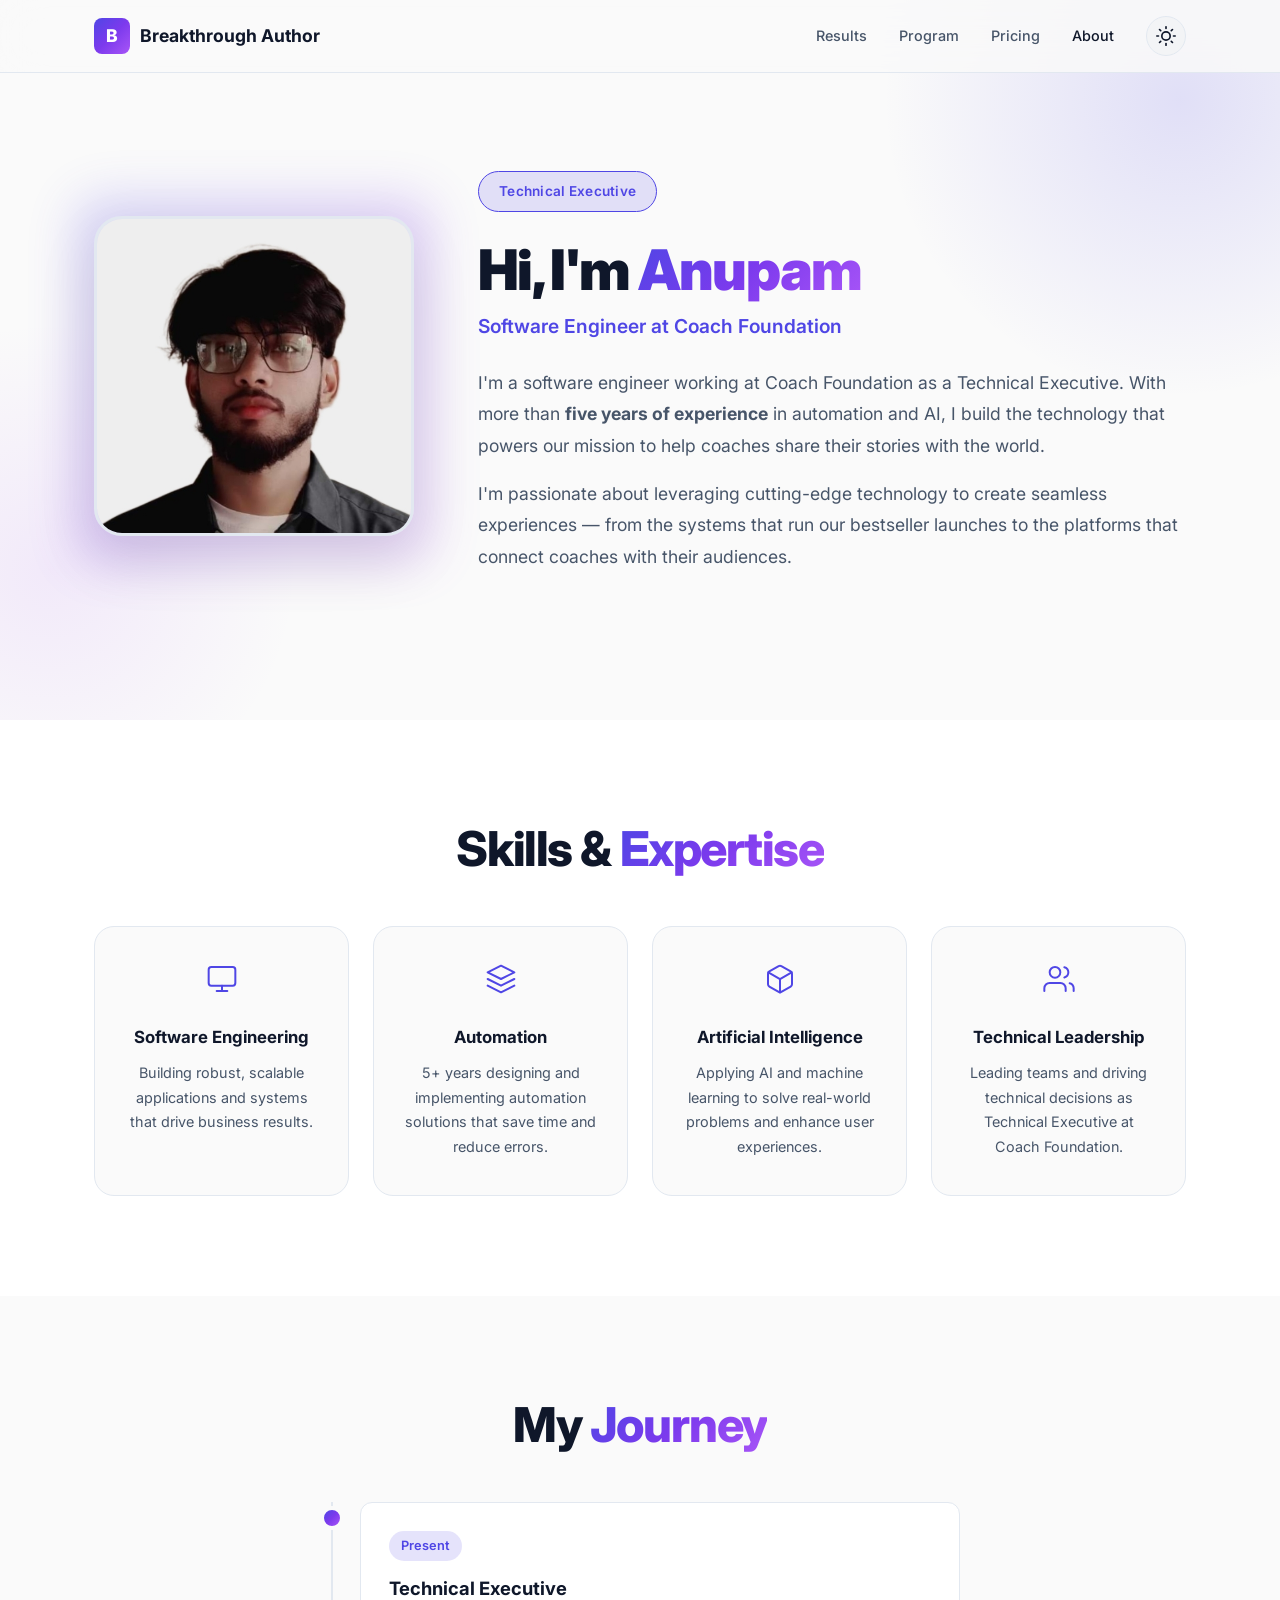
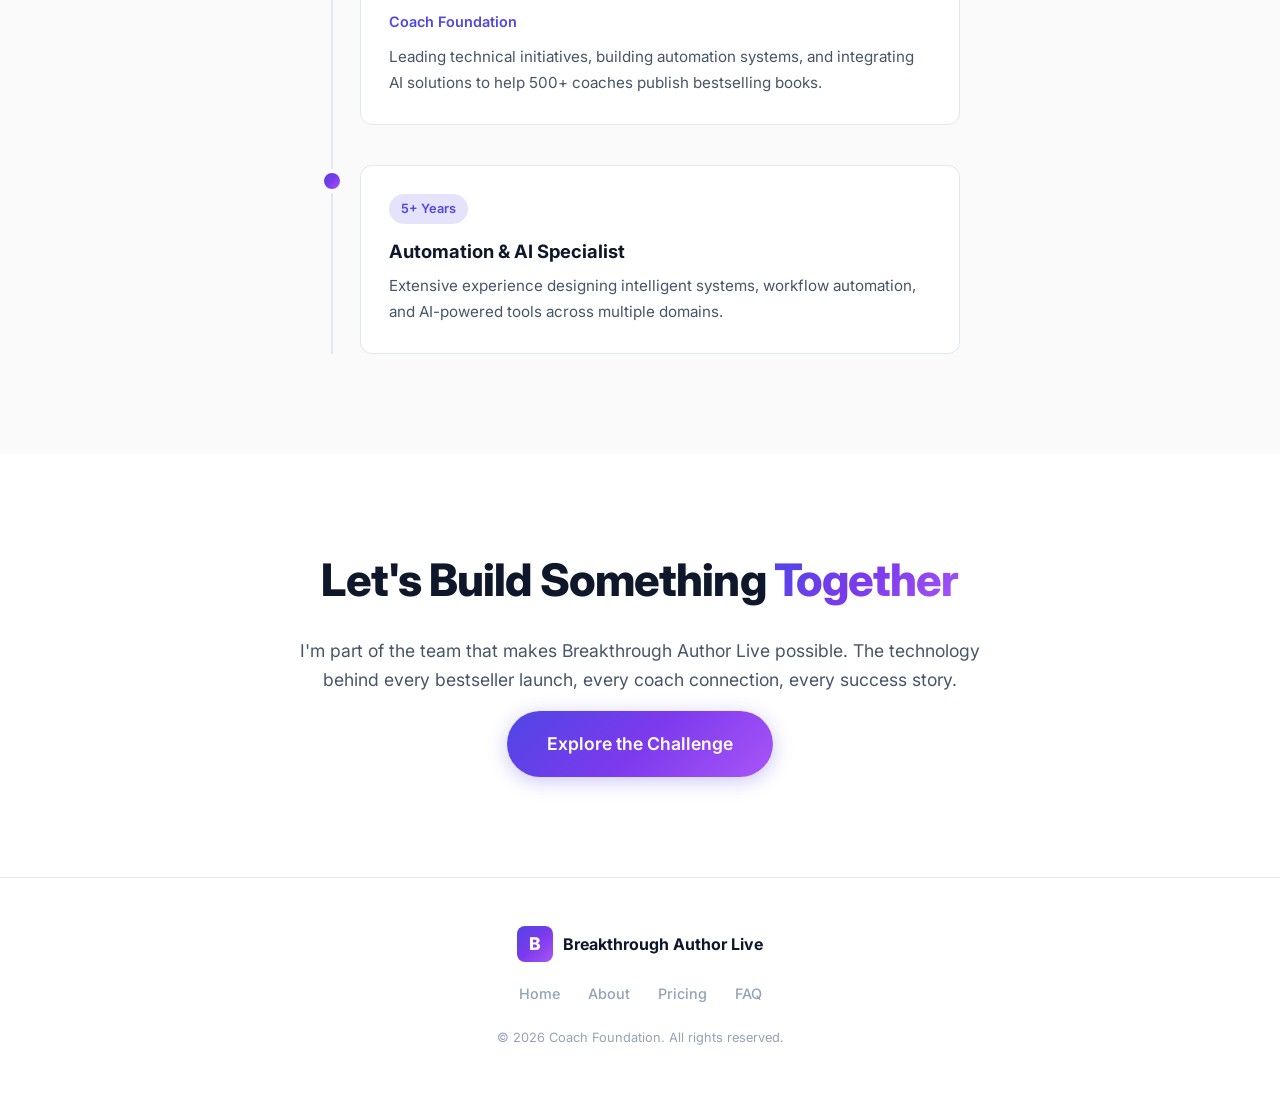
<file: about.html>
<!DOCTYPE html>
<html lang="en" data-theme="light">
<head>
  <meta charset="UTF-8">
  <meta name="viewport" content="width=device-width, initial-scale=1.0">
  <title>About Anupam — Breakthrough Author Live</title>
  <meta name="description" content="About Anupam — Software Engineer & Technical Executive at Coach Foundation with 5+ years in automation and AI.">
  <link rel="preconnect" href="https://fonts.googleapis.com">
  <link rel="preconnect" href="https://fonts.gstatic.com" crossorigin>
  <link href="https://fonts.googleapis.com/css2?family=Inter:wght@300;400;500;600;700;800;900&family=Playfair+Display:ital,wght@0,700;1,700&display=swap" rel="stylesheet">
  <link rel="stylesheet" href="css/style.css">
</head>
<body>
  <!-- Navigation -->
  <nav class="navbar" id="navbar">
    <div class="container nav-container">
      <a href="index.html" class="nav-logo">
        <span class="logo-icon">B</span>
        <span>Breakthrough Author</span>
      </a>
      <div class="nav-links">
        <a href="index.html#proof">Results</a>
        <a href="index.html#program">Program</a>
        <a href="index.html#pricing">Pricing</a>
        <a href="about.html" class="active">About</a>
        <button class="theme-toggle" id="themeToggle" aria-label="Toggle dark/light mode">
          <svg class="sun-icon" xmlns="http://www.w3.org/2000/svg" width="20" height="20" viewBox="0 0 24 24" fill="none" stroke="currentColor" stroke-width="2" stroke-linecap="round" stroke-linejoin="round"><circle cx="12" cy="12" r="5"/><line x1="12" y1="1" x2="12" y2="3"/><line x1="12" y1="21" x2="12" y2="23"/><line x1="4.22" y1="4.22" x2="5.64" y2="5.64"/><line x1="18.36" y1="18.36" x2="19.78" y2="19.78"/><line x1="1" y1="12" x2="3" y2="12"/><line x1="21" y1="12" x2="23" y2="12"/><line x1="4.22" y1="19.78" x2="5.64" y2="18.36"/><line x1="18.36" y1="5.64" x2="19.78" y2="4.22"/></svg>
          <svg class="moon-icon" xmlns="http://www.w3.org/2000/svg" width="20" height="20" viewBox="0 0 24 24" fill="none" stroke="currentColor" stroke-width="2" stroke-linecap="round" stroke-linejoin="round"><path d="M21 12.79A9 9 0 1 1 11.21 3 7 7 0 0 0 21 12.79z"/></svg>
        </button>
      </div>
      <button class="mobile-menu-btn" id="mobileMenuBtn" aria-label="Toggle menu">
        <span></span><span></span><span></span>
      </button>
    </div>
  </nav>

  <!-- Mobile Menu -->
  <div class="mobile-menu" id="mobileMenu">
    <a href="index.html#proof">Results</a>
    <a href="index.html#program">Program</a>
    <a href="index.html#pricing">Pricing</a>
    <a href="about.html" class="active">About</a>
    <button class="theme-toggle mobile-theme" id="themeToggleMobile" aria-label="Toggle dark/light mode">
      <svg class="sun-icon" xmlns="http://www.w3.org/2000/svg" width="20" height="20" viewBox="0 0 24 24" fill="none" stroke="currentColor" stroke-width="2" stroke-linecap="round" stroke-linejoin="round"><circle cx="12" cy="12" r="5"/><line x1="12" y1="1" x2="12" y2="3"/><line x1="12" y1="21" x2="12" y2="23"/><line x1="4.22" y1="4.22" x2="5.64" y2="5.64"/><line x1="18.36" y1="18.36" x2="19.78" y2="19.78"/><line x1="1" y1="12" x2="3" y2="12"/><line x1="21" y1="12" x2="23" y2="12"/><line x1="4.22" y1="19.78" x2="5.64" y2="18.36"/><line x1="18.36" y1="5.64" x2="19.78" y2="4.22"/></svg>
      <svg class="moon-icon" xmlns="http://www.w3.org/2000/svg" width="20" height="20" viewBox="0 0 24 24" fill="none" stroke="currentColor" stroke-width="2" stroke-linecap="round" stroke-linejoin="round"><path d="M21 12.79A9 9 0 1 1 11.21 3 7 7 0 0 0 21 12.79z"/></svg>
      <span>Toggle Theme</span>
    </button>
  </div>

  <!-- About Hero -->
  <section class="about-hero">
    <div class="hero-glow"></div>
    <div class="hero-glow-2"></div>
    <div class="container">
      <div class="about-content fade-up">
        <div class="about-photo-wrapper">
          <div class="about-photo-glow"></div>
          <img src="assets/anupam.jpg" alt="Anupam — Software Engineer" class="about-photo">
        </div>
        <div class="about-text">
          <div class="hero-badge">Technical Executive</div>
          <h1>Hi, I'm <span class="gradient-text">Anupam</span></h1>
          <p class="about-role">Software Engineer at Coach Foundation</p>
          <p class="about-bio">I'm a software engineer working at Coach Foundation as a Technical Executive. With more than <strong>five years of experience</strong> in automation and AI, I build the technology that powers our mission to help coaches share their stories with the world.</p>
          <p class="about-bio">I'm passionate about leveraging cutting-edge technology to create seamless experiences — from the systems that run our bestseller launches to the platforms that connect coaches with their audiences.</p>
        </div>
      </div>
    </div>
  </section>

  <!-- Skills & Expertise -->
  <section class="section about-skills">
    <div class="container">
      <h2 class="section-title fade-up">Skills & <span class="gradient-text">Expertise</span></h2>
      <div class="skills-grid">
        <div class="skill-card fade-up">
          <div class="skill-icon">
            <svg xmlns="http://www.w3.org/2000/svg" width="32" height="32" viewBox="0 0 24 24" fill="none" stroke="currentColor" stroke-width="1.5" stroke-linecap="round" stroke-linejoin="round"><rect x="2" y="3" width="20" height="14" rx="2" ry="2"/><line x1="8" y1="21" x2="16" y2="21"/><line x1="12" y1="17" x2="12" y2="21"/></svg>
          </div>
          <h3>Software Engineering</h3>
          <p>Building robust, scalable applications and systems that drive business results.</p>
        </div>
        <div class="skill-card fade-up">
          <div class="skill-icon">
            <svg xmlns="http://www.w3.org/2000/svg" width="32" height="32" viewBox="0 0 24 24" fill="none" stroke="currentColor" stroke-width="1.5" stroke-linecap="round" stroke-linejoin="round"><path d="M12 2L2 7l10 5 10-5-10-5z"/><path d="M2 17l10 5 10-5"/><path d="M2 12l10 5 10-5"/></svg>
          </div>
          <h3>Automation</h3>
          <p>5+ years designing and implementing automation solutions that save time and reduce errors.</p>
        </div>
        <div class="skill-card fade-up">
          <div class="skill-icon">
            <svg xmlns="http://www.w3.org/2000/svg" width="32" height="32" viewBox="0 0 24 24" fill="none" stroke="currentColor" stroke-width="1.5" stroke-linecap="round" stroke-linejoin="round"><path d="M21 16V8a2 2 0 0 0-1-1.73l-7-4a2 2 0 0 0-2 0l-7 4A2 2 0 0 0 3 8v8a2 2 0 0 0 1 1.73l7 4a2 2 0 0 0 2 0l7-4A2 2 0 0 0 21 16z"/><polyline points="3.27 6.96 12 12.01 20.73 6.96"/><line x1="12" y1="22.08" x2="12" y2="12"/></svg>
          </div>
          <h3>Artificial Intelligence</h3>
          <p>Applying AI and machine learning to solve real-world problems and enhance user experiences.</p>
        </div>
        <div class="skill-card fade-up">
          <div class="skill-icon">
            <svg xmlns="http://www.w3.org/2000/svg" width="32" height="32" viewBox="0 0 24 24" fill="none" stroke="currentColor" stroke-width="1.5" stroke-linecap="round" stroke-linejoin="round"><path d="M17 21v-2a4 4 0 0 0-4-4H5a4 4 0 0 0-4 4v2"/><circle cx="9" cy="7" r="4"/><path d="M23 21v-2a4 4 0 0 0-3-3.87"/><path d="M16 3.13a4 4 0 0 1 0 7.75"/></svg>
          </div>
          <h3>Technical Leadership</h3>
          <p>Leading teams and driving technical decisions as Technical Executive at Coach Foundation.</p>
        </div>
      </div>
    </div>
  </section>

  <!-- Experience Timeline -->
  <section class="section about-experience">
    <div class="container">
      <h2 class="section-title fade-up">My <span class="gradient-text">Journey</span></h2>
      <div class="timeline">
        <div class="timeline-item fade-up">
          <div class="timeline-dot"></div>
          <div class="timeline-content">
            <span class="timeline-date">Present</span>
            <h3>Technical Executive</h3>
            <p class="timeline-company">Coach Foundation</p>
            <p>Leading technical initiatives, building automation systems, and integrating AI solutions to help 500+ coaches publish bestselling books.</p>
          </div>
        </div>
        <div class="timeline-item fade-up">
          <div class="timeline-dot"></div>
          <div class="timeline-content">
            <span class="timeline-date">5+ Years</span>
            <h3>Automation & AI Specialist</h3>
            <p>Extensive experience designing intelligent systems, workflow automation, and AI-powered tools across multiple domains.</p>
          </div>
        </div>
      </div>
    </div>
  </section>

  <!-- CTA -->
  <section class="section about-cta">
    <div class="container">
      <div class="final-content fade-up">
        <h2>Let's Build Something <span class="gradient-text">Together</span></h2>
        <p class="final-text">I'm part of the team that makes Breakthrough Author Live possible. The technology behind every bestseller launch, every coach connection, every success story.</p>
        <a href="index.html#pricing" class="btn btn-primary btn-lg">Explore the Challenge</a>
      </div>
    </div>
  </section>

  <!-- Footer -->
  <footer class="footer">
    <div class="container">
      <div class="footer-content">
        <div class="footer-brand">
          <span class="logo-icon">B</span>
          <span>Breakthrough Author Live</span>
        </div>
        <div class="footer-links">
          <a href="index.html">Home</a>
          <a href="about.html">About</a>
          <a href="index.html#pricing">Pricing</a>
          <a href="index.html#faq">FAQ</a>
        </div>
        <p class="footer-copy">&copy; 2026 Coach Foundation. All rights reserved.</p>
      </div>
    </div>
  </footer>

  <script src="js/main.js"></script>
</body>
</html>
</file>
<file: css/style.css>
/* ==========================================
   BREAKTHROUGH AUTHOR LIVE — STYLES
   Modern, Elegant, Professional
   ========================================== */

/* --- CSS Variables (Light Theme) --- */
:root {
  --bg-primary: #fafafa;
  --bg-secondary: #ffffff;
  --bg-tertiary: #f3f4f6;
  --bg-card: #ffffff;
  --text-primary: #0f172a;
  --text-secondary: #475569;
  --text-muted: #94a3b8;
  --accent: #4f46e5;
  --accent-light: #818cf8;
  --accent-dark: #3730a3;
  --accent-glow: rgba(79, 70, 229, 0.15);
  --gradient: linear-gradient(135deg, #4f46e5 0%, #7c3aed 50%, #a855f7 100%);
  --gradient-text: linear-gradient(135deg, #4f46e5, #7c3aed, #a855f7);
  --border: #e2e8f0;
  --border-light: #f1f5f9;
  --shadow-sm: 0 1px 2px rgba(0,0,0,0.04);
  --shadow-md: 0 4px 16px rgba(0,0,0,0.06);
  --shadow-lg: 0 12px 40px rgba(0,0,0,0.08);
  --shadow-xl: 0 24px 60px rgba(0,0,0,0.1);
  --radius-sm: 8px;
  --radius-md: 12px;
  --radius-lg: 20px;
  --radius-xl: 28px;
  --green: #10b981;
  --red: #ef4444;
  --nav-bg: rgba(250, 250, 250, 0.85);
}

/* --- Dark Theme --- */
[data-theme="dark"] {
  --bg-primary: #0a0a0f;
  --bg-secondary: #12121a;
  --bg-tertiary: #1a1a2e;
  --bg-card: #16162a;
  --text-primary: #f1f5f9;
  --text-secondary: #94a3b8;
  --text-muted: #64748b;
  --accent: #818cf8;
  --accent-light: #a5b4fc;
  --accent-dark: #6366f1;
  --accent-glow: rgba(129, 140, 248, 0.2);
  --border: #1e293b;
  --border-light: #1e293b;
  --shadow-sm: 0 1px 2px rgba(0,0,0,0.2);
  --shadow-md: 0 4px 16px rgba(0,0,0,0.3);
  --shadow-lg: 0 12px 40px rgba(0,0,0,0.4);
  --shadow-xl: 0 24px 60px rgba(0,0,0,0.5);
  --nav-bg: rgba(10, 10, 15, 0.85);
}

/* --- Reset & Base --- */
*, *::before, *::after {
  margin: 0;
  padding: 0;
  box-sizing: border-box;
}

html {
  scroll-behavior: smooth;
  -webkit-font-smoothing: antialiased;
  -moz-osx-font-smoothing: grayscale;
}

body {
  font-family: 'Inter', -apple-system, BlinkMacSystemFont, sans-serif;
  background: var(--bg-primary);
  color: var(--text-primary);
  line-height: 1.7;
  transition: background 0.4s ease, color 0.4s ease;
  overflow-x: hidden;
}

a {
  color: var(--accent);
  text-decoration: none;
  transition: color 0.3s ease;
}

a:hover {
  color: var(--accent-light);
}

img {
  max-width: 100%;
  height: auto;
}

/* --- Container --- */
.container {
  max-width: 1140px;
  margin: 0 auto;
  padding: 0 24px;
}

/* --- Section --- */
.section {
  padding: 100px 0;
  position: relative;
}

.section-title {
  font-size: clamp(2rem, 4vw, 3rem);
  font-weight: 800;
  text-align: center;
  margin-bottom: 20px;
  letter-spacing: -0.03em;
  line-height: 1.2;
}

.section-subtitle {
  text-align: center;
  color: var(--text-secondary);
  font-size: 1.15rem;
  max-width: 600px;
  margin: 0 auto 60px;
}

.section-closing {
  text-align: center;
  font-size: 1.25rem;
  color: var(--text-secondary);
  margin-top: 48px;
  margin-bottom: 8px;
}

.gradient-text {
  background: var(--gradient-text);
  -webkit-background-clip: text;
  -webkit-text-fill-color: transparent;
  background-clip: text;
}

/* --- Navigation --- */
.navbar {
  position: fixed;
  top: 0;
  left: 0;
  right: 0;
  z-index: 1000;
  background: var(--nav-bg);
  backdrop-filter: blur(20px);
  -webkit-backdrop-filter: blur(20px);
  border-bottom: 1px solid var(--border);
  transition: all 0.4s ease;
}

.nav-container {
  display: flex;
  align-items: center;
  justify-content: space-between;
  height: 72px;
}

.nav-logo {
  display: flex;
  align-items: center;
  gap: 10px;
  font-weight: 700;
  font-size: 1.1rem;
  color: var(--text-primary);
}

.logo-icon {
  width: 36px;
  height: 36px;
  background: var(--gradient);
  color: white;
  border-radius: var(--radius-sm);
  display: flex;
  align-items: center;
  justify-content: center;
  font-weight: 800;
  font-size: 1.1rem;
}

.nav-links {
  display: flex;
  align-items: center;
  gap: 32px;
}

.nav-links a {
  color: var(--text-secondary);
  font-size: 0.9rem;
  font-weight: 500;
  transition: color 0.3s ease;
}

.nav-links a:hover,
.nav-links a.active {
  color: var(--text-primary);
}

/* Theme Toggle */
.theme-toggle {
  background: var(--bg-tertiary);
  border: 1px solid var(--border);
  border-radius: 50%;
  width: 40px;
  height: 40px;
  display: flex;
  align-items: center;
  justify-content: center;
  cursor: pointer;
  color: var(--text-primary);
  transition: all 0.3s ease;
}

.theme-toggle:hover {
  background: var(--accent-glow);
  border-color: var(--accent);
  color: var(--accent);
}

[data-theme="light"] .moon-icon { display: none; }
[data-theme="dark"] .sun-icon { display: none; }

/* Mobile Menu Button */
.mobile-menu-btn {
  display: none;
  flex-direction: column;
  gap: 5px;
  background: none;
  border: none;
  cursor: pointer;
  padding: 4px;
}

.mobile-menu-btn span {
  width: 24px;
  height: 2px;
  background: var(--text-primary);
  border-radius: 2px;
  transition: all 0.3s ease;
}

.mobile-menu-btn.active span:nth-child(1) {
  transform: rotate(45deg) translate(5px, 5px);
}

.mobile-menu-btn.active span:nth-child(2) {
  opacity: 0;
}

.mobile-menu-btn.active span:nth-child(3) {
  transform: rotate(-45deg) translate(5px, -5px);
}

.mobile-menu {
  display: none;
  position: fixed;
  top: 72px;
  left: 0;
  right: 0;
  background: var(--bg-secondary);
  border-bottom: 1px solid var(--border);
  padding: 24px;
  z-index: 999;
  flex-direction: column;
  gap: 16px;
}

.mobile-menu.active {
  display: flex;
}

.mobile-menu a {
  color: var(--text-primary);
  font-size: 1.1rem;
  font-weight: 500;
  padding: 8px 0;
}

.mobile-theme {
  width: auto;
  border-radius: var(--radius-sm);
  gap: 8px;
  padding: 10px 16px;
}

/* --- Buttons --- */
.btn {
  display: inline-flex;
  align-items: center;
  justify-content: center;
  gap: 8px;
  padding: 14px 32px;
  border-radius: 50px;
  font-weight: 600;
  font-size: 1rem;
  border: none;
  cursor: pointer;
  transition: all 0.3s ease;
  text-decoration: none;
}

.btn-primary {
  background: var(--gradient);
  color: white;
  box-shadow: 0 4px 20px rgba(79, 70, 229, 0.3);
}

.btn-primary:hover {
  transform: translateY(-2px);
  box-shadow: 0 8px 30px rgba(79, 70, 229, 0.4);
  color: white;
}

.btn-lg {
  padding: 18px 40px;
  font-size: 1.1rem;
}

.btn-full {
  width: 100%;
}

.pulse-btn {
  animation: pulse 2.5s infinite;
}

@keyframes pulse {
  0%, 100% { box-shadow: 0 4px 20px rgba(79, 70, 229, 0.3); }
  50% { box-shadow: 0 4px 40px rgba(79, 70, 229, 0.5); }
}

.center-cta,
.section-content,
.credibility-content {
  text-align: center;
}

.center-cta {
  margin-top: 48px;
}

/* --- Hero Section --- */
.hero {
  min-height: 100vh;
  display: flex;
  align-items: center;
  justify-content: center;
  padding: 120px 0 80px;
  position: relative;
  overflow: hidden;
}

.hero-glow {
  position: absolute;
  top: -200px;
  right: -200px;
  width: 600px;
  height: 600px;
  background: radial-gradient(circle, var(--accent-glow) 0%, transparent 70%);
  border-radius: 50%;
  pointer-events: none;
}

.hero-glow-2 {
  position: absolute;
  bottom: -100px;
  left: -200px;
  width: 500px;
  height: 500px;
  background: radial-gradient(circle, rgba(168, 85, 247, 0.1) 0%, transparent 70%);
  border-radius: 50%;
  pointer-events: none;
}

.hero-content {
  text-align: center;
  max-width: 800px;
  margin: 0 auto;
}

.hero-badge {
  display: inline-block;
  padding: 8px 20px;
  background: var(--accent-glow);
  color: var(--accent);
  border-radius: 50px;
  font-size: 0.85rem;
  font-weight: 600;
  margin-bottom: 28px;
  border: 1px solid var(--accent);
  letter-spacing: 0.02em;
}

.hero h1 {
  font-size: clamp(2.5rem, 6vw, 4.2rem);
  font-weight: 900;
  line-height: 1.1;
  margin-bottom: 20px;
  letter-spacing: -0.03em;
}

.hero-subtitle {
  font-size: clamp(1.1rem, 2.5vw, 1.4rem);
  color: var(--text-secondary);
  margin-bottom: 40px;
  line-height: 1.5;
}

.hero-stats {
  display: flex;
  align-items: center;
  justify-content: center;
  gap: 32px;
  margin-bottom: 40px;
}

.stat {
  display: flex;
  flex-direction: column;
}

.stat-number {
  font-size: 2rem;
  font-weight: 800;
  color: var(--accent);
}

.stat-label {
  font-size: 0.85rem;
  color: var(--text-muted);
  font-weight: 500;
}

.stat-divider {
  width: 1px;
  height: 40px;
  background: var(--border);
}

.trust-bar {
  margin-top: 48px;
  display: flex;
  flex-direction: column;
  align-items: center;
  gap: 16px;
}

.trust-bar > span {
  font-size: 0.8rem;
  color: var(--text-muted);
  text-transform: uppercase;
  letter-spacing: 0.1em;
  font-weight: 500;
}

.trust-logos {
  display: flex;
  align-items: center;
  gap: 32px;
}

.trust-logo {
  font-size: 1.1rem;
  font-weight: 700;
  color: var(--text-muted);
  opacity: 0.6;
  letter-spacing: 0.02em;
}

/* --- Sound Familiar --- */
.familiar-grid {
  max-width: 700px;
  margin: 40px auto 0;
  display: flex;
  flex-direction: column;
  gap: 16px;
}

.familiar-item {
  display: flex;
  align-items: flex-start;
  gap: 16px;
  padding: 20px 24px;
  background: var(--bg-card);
  border: 1px solid var(--border);
  border-radius: var(--radius-md);
  transition: all 0.3s ease;
}

.familiar-item:hover {
  border-color: var(--accent);
  box-shadow: var(--shadow-md);
  transform: translateX(4px);
}

.check-icon {
  color: var(--accent);
  flex-shrink: 0;
  margin-top: 2px;
}

.familiar-item p {
  color: var(--text-secondary);
  font-size: 1.05rem;
  line-height: 1.5;
}

.familiar-closing {
  text-align: center;
  font-size: 1.2rem;
  margin: 40px 0 32px;
  color: var(--text-secondary);
}

/* --- Credibility --- */
.credibility {
  background: var(--bg-secondary);
}

.credibility-content {
  text-align: center;
}

.credibility .about-content {
  margin-bottom: 48px;
}

.about-heading {
  font-size: clamp(2rem, 4vw, 2.8rem);
  font-weight: 900;
  line-height: 1.1;
  margin-bottom: 8px;
  letter-spacing: -0.03em;
}

.stats-grid {
  display: grid;
  grid-template-columns: repeat(4, 1fr);
  gap: 20px;
  margin-bottom: 40px;
}

.stat-card {
  padding: 32px 20px;
  background: var(--bg-primary);
  border: 1px solid var(--border);
  border-radius: var(--radius-md);
  text-align: center;
  transition: all 0.3s ease;
}

.stat-card:hover {
  border-color: var(--accent);
  box-shadow: var(--shadow-md);
  transform: translateY(-4px);
}

.stat-card-number {
  display: block;
  font-size: 2.2rem;
  font-weight: 800;
  color: var(--accent);
  margin-bottom: 4px;
}

.stat-card-label {
  font-size: 0.85rem;
  color: var(--text-muted);
  font-weight: 500;
}

.trust-badges {
  display: flex;
  justify-content: center;
  gap: 16px;
  margin-bottom: 40px;
  flex-wrap: wrap;
}

.badge {
  padding: 8px 20px;
  background: var(--bg-tertiary);
  border: 1px solid var(--border);
  border-radius: 50px;
  font-size: 0.85rem;
  font-weight: 600;
  color: var(--text-muted);
}

/* --- Case Studies --- */
.cases-grid {
  display: grid;
  grid-template-columns: repeat(3, 1fr);
  gap: 24px;
  margin-top: 48px;
}

.case-card {
  background: var(--bg-card);
  border: 1px solid var(--border);
  border-radius: var(--radius-lg);
  padding: 32px;
  transition: all 0.3s ease;
}

.case-card:hover {
  box-shadow: var(--shadow-lg);
  transform: translateY(-4px);
}

.case-card.featured {
  border-color: var(--accent);
  box-shadow: 0 0 0 1px var(--accent), var(--shadow-md);
  position: relative;
}

.case-card.featured::before {
  content: 'Featured';
  position: absolute;
  top: -12px;
  left: 24px;
  background: var(--gradient);
  color: white;
  font-size: 0.75rem;
  font-weight: 600;
  padding: 4px 16px;
  border-radius: 50px;
}

.case-header {
  display: flex;
  align-items: center;
  gap: 14px;
  margin-bottom: 16px;
}

.case-avatar {
  width: 48px;
  height: 48px;
  background: var(--gradient);
  color: white;
  border-radius: 50%;
  display: flex;
  align-items: center;
  justify-content: center;
  font-weight: 700;
  font-size: 1.2rem;
  flex-shrink: 0;
}

.case-header h3 {
  font-size: 1.2rem;
  font-weight: 700;
}

.case-tagline {
  font-size: 0.85rem;
  color: var(--text-muted);
}

.case-story {
  color: var(--text-secondary);
  font-style: italic;
  margin-bottom: 20px;
  font-size: 0.95rem;
}

.case-results {
  list-style: none;
  display: flex;
  flex-direction: column;
  gap: 10px;
}

.case-results li {
  padding-left: 20px;
  position: relative;
  color: var(--text-secondary);
  font-size: 0.95rem;
}

.case-results li::before {
  content: '';
  position: absolute;
  left: 0;
  top: 8px;
  width: 8px;
  height: 8px;
  background: var(--green);
  border-radius: 50%;
}

.case-quote {
  margin-top: 16px;
  font-weight: 600;
  color: var(--accent);
  font-size: 0.95rem;
}

/* --- Mistakes --- */
.mistakes {
  background: var(--bg-secondary);
}

.mistakes-grid {
  display: grid;
  grid-template-columns: repeat(3, 1fr);
  gap: 24px;
  margin-top: 48px;
}

.mistake-card {
  background: var(--bg-primary);
  border: 1px solid var(--border);
  border-radius: var(--radius-lg);
  padding: 32px;
  transition: all 0.3s ease;
}

.mistake-card:hover {
  box-shadow: var(--shadow-md);
  transform: translateY(-4px);
}

.mistake-icon {
  font-size: 2.5rem;
  font-weight: 900;
  color: var(--accent);
  opacity: 0.3;
  margin-bottom: 16px;
}

.mistake-card h3 {
  font-size: 1.15rem;
  font-weight: 700;
  margin-bottom: 12px;
}

.mistake-card p {
  color: var(--text-secondary);
  font-size: 0.95rem;
  margin-bottom: 12px;
}

.mistake-fix {
  border-left: 3px solid var(--accent);
  padding-left: 16px;
}

/* --- Program / Weeks --- */
.weeks-grid {
  display: grid;
  grid-template-columns: repeat(2, 1fr);
  gap: 24px;
  margin-top: 48px;
}

.week-card {
  background: var(--bg-card);
  border: 1px solid var(--border);
  border-radius: var(--radius-lg);
  padding: 36px;
  transition: all 0.3s ease;
  position: relative;
  overflow: hidden;
}

.week-card::before {
  content: '';
  position: absolute;
  top: 0;
  left: 0;
  right: 0;
  height: 3px;
  background: var(--gradient);
  opacity: 0;
  transition: opacity 0.3s ease;
}

.week-card:hover {
  box-shadow: var(--shadow-lg);
  transform: translateY(-4px);
}

.week-card:hover::before {
  opacity: 1;
}

.week-number {
  display: inline-block;
  padding: 6px 16px;
  background: var(--accent-glow);
  color: var(--accent);
  border-radius: 50px;
  font-size: 0.8rem;
  font-weight: 700;
  margin-bottom: 16px;
  text-transform: uppercase;
  letter-spacing: 0.05em;
}

.week-card h3 {
  font-size: 1.2rem;
  font-weight: 700;
  margin-bottom: 12px;
}

.week-card p {
  color: var(--text-secondary);
  font-size: 0.95rem;
}

.week-value {
  margin-top: 16px;
  font-size: 0.85rem;
  font-weight: 600;
  color: var(--accent);
}

/* --- Bonuses --- */
.bonuses {
  background: var(--bg-secondary);
}

.bonus-list {
  max-width: 800px;
  margin: 40px auto 0;
  display: flex;
  flex-direction: column;
  gap: 16px;
}

.bonus-item {
  display: flex;
  align-items: flex-start;
  gap: 24px;
  padding: 24px 28px;
  background: var(--bg-primary);
  border: 1px solid var(--border);
  border-radius: var(--radius-md);
  transition: all 0.3s ease;
}

.bonus-item:hover {
  border-color: var(--accent);
  box-shadow: var(--shadow-md);
}

.bonus-value {
  font-size: 1.3rem;
  font-weight: 800;
  color: var(--accent);
  white-space: nowrap;
  min-width: 90px;
}

.bonus-value span {
  font-size: 0.75rem;
  font-weight: 500;
  color: var(--text-muted);
}

.bonus-info h3 {
  font-size: 1.05rem;
  font-weight: 700;
  margin-bottom: 4px;
}

.bonus-info p {
  color: var(--text-secondary);
  font-size: 0.9rem;
}

.total-value {
  text-align: center;
  margin-top: 32px;
  font-size: 1.3rem;
  color: var(--text-secondary);
  display: flex;
  align-items: center;
  justify-content: center;
  gap: 12px;
}

.total-amount {
  font-size: 2rem;
  font-weight: 800;
  color: var(--accent);
}

/* --- Pricing --- */
.pricing {
  background: var(--bg-primary);
}

.pricing-card {
  max-width: 640px;
  margin: 0 auto;
  padding: 56px 48px;
  background: var(--bg-card);
  border: 2px solid var(--accent);
  border-radius: var(--radius-xl);
  text-align: center;
  position: relative;
  overflow: hidden;
}

.pricing-glow {
  position: absolute;
  top: -100px;
  left: 50%;
  transform: translateX(-50%);
  width: 400px;
  height: 200px;
  background: radial-gradient(ellipse, var(--accent-glow) 0%, transparent 70%);
  pointer-events: none;
}

.pricing-card h2 {
  font-size: 2rem;
  font-weight: 800;
  margin-bottom: 20px;
  position: relative;
}

.pricing-card > p {
  color: var(--text-secondary);
  font-size: 1.05rem;
  margin-bottom: 14px;
  position: relative;
}

.price-display {
  display: flex;
  align-items: center;
  justify-content: center;
  gap: 20px;
  margin: 36px 0;
  position: relative;
}

.price-original {
  font-size: 2rem;
  font-weight: 700;
  color: var(--text-muted);
  text-decoration: line-through;
  opacity: 0.5;
}

.price-arrow {
  color: var(--accent);
}

.price-final {
  font-size: 3.5rem;
  font-weight: 900;
  color: var(--accent);
}

.guarantee {
  display: flex;
  align-items: flex-start;
  gap: 16px;
  text-align: left;
  margin-top: 32px;
  padding: 20px 24px;
  background: var(--bg-tertiary);
  border-radius: var(--radius-md);
  position: relative;
}

.guarantee svg {
  color: var(--green);
  flex-shrink: 0;
  margin-top: 2px;
}

.guarantee strong {
  display: block;
  margin-bottom: 4px;
}

.guarantee p {
  color: var(--text-secondary);
  font-size: 0.9rem;
}

/* --- Who For --- */
.who-for {
  background: var(--bg-secondary);
}

.for-grid {
  display: grid;
  grid-template-columns: repeat(2, 1fr);
  gap: 24px;
  margin-top: 48px;
}

.for-card {
  padding: 36px;
  border-radius: var(--radius-lg);
  border: 1px solid var(--border);
}

.for-yes {
  background: var(--bg-primary);
  border-color: var(--green);
}

.for-no {
  background: var(--bg-primary);
  border-color: var(--red);
}

.for-card h3 {
  font-size: 1.2rem;
  font-weight: 700;
  margin-bottom: 20px;
}

.for-yes h3 { color: var(--green); }
.for-no h3 { color: var(--red); }

.for-card ul {
  list-style: none;
  display: flex;
  flex-direction: column;
  gap: 14px;
}

.for-card li {
  padding-left: 28px;
  position: relative;
  color: var(--text-secondary);
  font-size: 0.95rem;
}

.for-yes li::before {
  content: '\2713';
  position: absolute;
  left: 0;
  color: var(--green);
  font-weight: 700;
}

.for-no li::before {
  content: '\2717';
  position: absolute;
  left: 0;
  color: var(--red);
  font-weight: 700;
}

/* --- FAQ --- */
.faq-list {
  max-width: 720px;
  margin: 48px auto 0;
  display: flex;
  flex-direction: column;
  gap: 12px;
}

.faq-item {
  background: var(--bg-card);
  border: 1px solid var(--border);
  border-radius: var(--radius-md);
  overflow: hidden;
  transition: all 0.3s ease;
}

.faq-item.active {
  border-color: var(--accent);
}

.faq-question {
  width: 100%;
  display: flex;
  align-items: center;
  justify-content: space-between;
  padding: 20px 24px;
  background: none;
  border: none;
  cursor: pointer;
  color: var(--text-primary);
  font-size: 1rem;
  font-weight: 600;
  text-align: left;
  gap: 16px;
  font-family: inherit;
}

.faq-question svg {
  color: var(--text-muted);
  flex-shrink: 0;
  transition: transform 0.3s ease;
}

.faq-item.active .faq-question svg {
  transform: rotate(180deg);
  color: var(--accent);
}

.faq-answer {
  max-height: 0;
  overflow: hidden;
  transition: max-height 0.3s ease;
}

.faq-answer p {
  padding: 0 24px 20px;
  color: var(--text-secondary);
  font-size: 0.95rem;
}

/* --- Final CTA --- */
.final-cta {
  background: var(--bg-primary);
}

.about-cta {
  background: var(--bg-secondary);
}

.final-content {
  text-align: center;
  max-width: 700px;
  margin: 0 auto;
}

.final-content h2 {
  font-size: clamp(2rem, 4vw, 2.8rem);
  font-weight: 800;
  margin-bottom: 28px;
  letter-spacing: -0.02em;
  line-height: 1.2;
}

.final-text {
  color: var(--text-secondary);
  font-size: 1.1rem;
  margin-bottom: 16px;
}

.final-highlight {
  font-size: 1.2rem;
  margin: 28px 0;
}

.final-signature {
  margin-top: 32px;
  color: var(--text-muted);
  font-size: 0.95rem;
  font-style: italic;
}

/* --- Footer --- */
.footer {
  padding: 48px 0;
  background: var(--bg-secondary);
  border-top: 1px solid var(--border);
}

.footer-content {
  text-align: center;
}

.footer-brand {
  display: flex;
  align-items: center;
  justify-content: center;
  gap: 10px;
  font-weight: 700;
  font-size: 1rem;
  margin-bottom: 20px;
}

.footer-links {
  display: flex;
  justify-content: center;
  gap: 28px;
  margin-bottom: 20px;
}

.footer-links a {
  color: var(--text-muted);
  font-size: 0.9rem;
  font-weight: 500;
}

.footer-links a:hover {
  color: var(--accent);
}

.footer-copy {
  color: var(--text-muted);
  font-size: 0.8rem;
}

/* --- About Page --- */
.about-hero {
  min-height: 80vh;
  display: flex;
  align-items: center;
  padding: 120px 0 80px;
  position: relative;
  overflow: hidden;
}

.about-content {
  display: grid;
  grid-template-columns: 320px 1fr;
  gap: 64px;
  align-items: center;
}

.about-photo-wrapper {
  position: relative;
}

.about-photo-glow {
  position: absolute;
  top: -20px;
  left: -20px;
  right: -20px;
  bottom: -20px;
  background: var(--gradient);
  border-radius: var(--radius-xl);
  opacity: 0.2;
  filter: blur(24px);
}

.about-photo {
  width: 100%;
  border-radius: var(--radius-xl);
  position: relative;
  z-index: 1;
  box-shadow: var(--shadow-xl);
  border: 3px solid var(--border);
}

.about-text {
  text-align: left;
}

.about-text h1 {
  font-size: clamp(2.5rem, 5vw, 3.5rem);
  font-weight: 900;
  line-height: 1.1;
  margin-bottom: 8px;
  letter-spacing: -0.03em;
}

.about-role {
  font-size: 1.2rem;
  color: var(--accent);
  font-weight: 600;
  margin-bottom: 24px;
}

.about-bio {
  color: var(--text-secondary);
  font-size: 1.1rem;
  margin-bottom: 16px;
  line-height: 1.8;
}

/* --- Skills Grid --- */
.about-skills {
  background: var(--bg-secondary);
}

.skills-grid {
  display: grid;
  grid-template-columns: repeat(4, 1fr);
  gap: 24px;
  margin-top: 48px;
}

.skill-card {
  background: var(--bg-primary);
  border: 1px solid var(--border);
  border-radius: var(--radius-lg);
  padding: 36px 28px;
  text-align: center;
  transition: all 0.3s ease;
}

.skill-card:hover {
  border-color: var(--accent);
  box-shadow: var(--shadow-lg);
  transform: translateY(-6px);
}

.skill-icon {
  color: var(--accent);
  margin-bottom: 20px;
}

.skill-card h3 {
  font-size: 1.05rem;
  font-weight: 700;
  margin-bottom: 10px;
}

.skill-card p {
  color: var(--text-secondary);
  font-size: 0.9rem;
}

/* --- Timeline --- */
.timeline {
  max-width: 640px;
  margin: 48px auto 0;
  position: relative;
  padding-left: 40px;
}

.timeline::before {
  content: '';
  position: absolute;
  top: 0;
  left: 11px;
  bottom: 0;
  width: 2px;
  background: var(--border);
}

.timeline-item {
  position: relative;
  margin-bottom: 40px;
}

.timeline-item:last-child {
  margin-bottom: 0;
}

.timeline-dot {
  position: absolute;
  left: -40px;
  top: 4px;
  width: 24px;
  height: 24px;
  background: var(--gradient);
  border-radius: 50%;
  border: 4px solid var(--bg-primary);
  z-index: 1;
}

.timeline-content {
  background: var(--bg-card);
  border: 1px solid var(--border);
  border-radius: var(--radius-md);
  padding: 28px;
}

.timeline-date {
  display: inline-block;
  padding: 4px 12px;
  background: var(--accent-glow);
  color: var(--accent);
  border-radius: 50px;
  font-size: 0.8rem;
  font-weight: 600;
  margin-bottom: 12px;
}

.timeline-content h3 {
  font-size: 1.15rem;
  font-weight: 700;
  margin-bottom: 6px;
}

.timeline-company {
  color: var(--accent);
  font-weight: 600;
  font-size: 0.9rem;
  margin-bottom: 10px;
}

.timeline-content > p:last-child {
  color: var(--text-secondary);
  font-size: 0.95rem;
}

/* --- Animations --- */
.fade-up {
  opacity: 0;
  transform: translateY(30px);
  transition: opacity 0.7s ease, transform 0.7s ease;
}

.fade-up.visible {
  opacity: 1;
  transform: translateY(0);
}

/* --- Responsive --- */
@media (max-width: 1024px) {
  .stats-grid {
    grid-template-columns: repeat(2, 1fr);
  }

  .cases-grid,
  .mistakes-grid {
    grid-template-columns: repeat(2, 1fr);
  }

  .cases-grid .case-card:last-child {
    grid-column: span 2;
  }

  .mistakes-grid .mistake-card:last-child {
    grid-column: span 2;
  }

  .skills-grid {
    grid-template-columns: repeat(2, 1fr);
  }
}

@media (max-width: 768px) {
  .nav-links {
    display: none;
  }

  .mobile-menu-btn {
    display: flex;
  }

  .section {
    padding: 72px 0;
  }

  .hero {
    padding: 100px 0 60px;
    min-height: auto;
  }

  .hero-stats {
    gap: 20px;
  }

  .stat-number {
    font-size: 1.5rem;
  }

  .stats-grid,
  .cases-grid,
  .mistakes-grid,
  .weeks-grid,
  .for-grid {
    grid-template-columns: 1fr;
  }

  .cases-grid .case-card:last-child,
  .mistakes-grid .mistake-card:last-child {
    grid-column: span 1;
  }

  .about-content {
    grid-template-columns: 1fr;
    gap: 40px;
    text-align: center;
  }

  .about-photo-wrapper {
    max-width: 260px;
    margin: 0 auto;
  }

  .about-text {
    text-align: center;
  }

  .skills-grid {
    grid-template-columns: 1fr;
  }

  .bonus-item {
    flex-direction: column;
    gap: 8px;
  }

  .pricing-card {
    padding: 40px 28px;
  }

  .price-final {
    font-size: 2.5rem;
  }

  .trust-logos {
    gap: 20px;
    flex-wrap: wrap;
    justify-content: center;
  }

  .about-hero {
    min-height: auto;
  }
}

@media (max-width: 480px) {
  .hero h1 {
    font-size: 2rem;
  }

  .hero-stats {
    flex-direction: column;
    gap: 16px;
  }

  .stat-divider {
    width: 40px;
    height: 1px;
  }

  .section-title {
    font-size: 1.75rem;
  }
}
</file>
